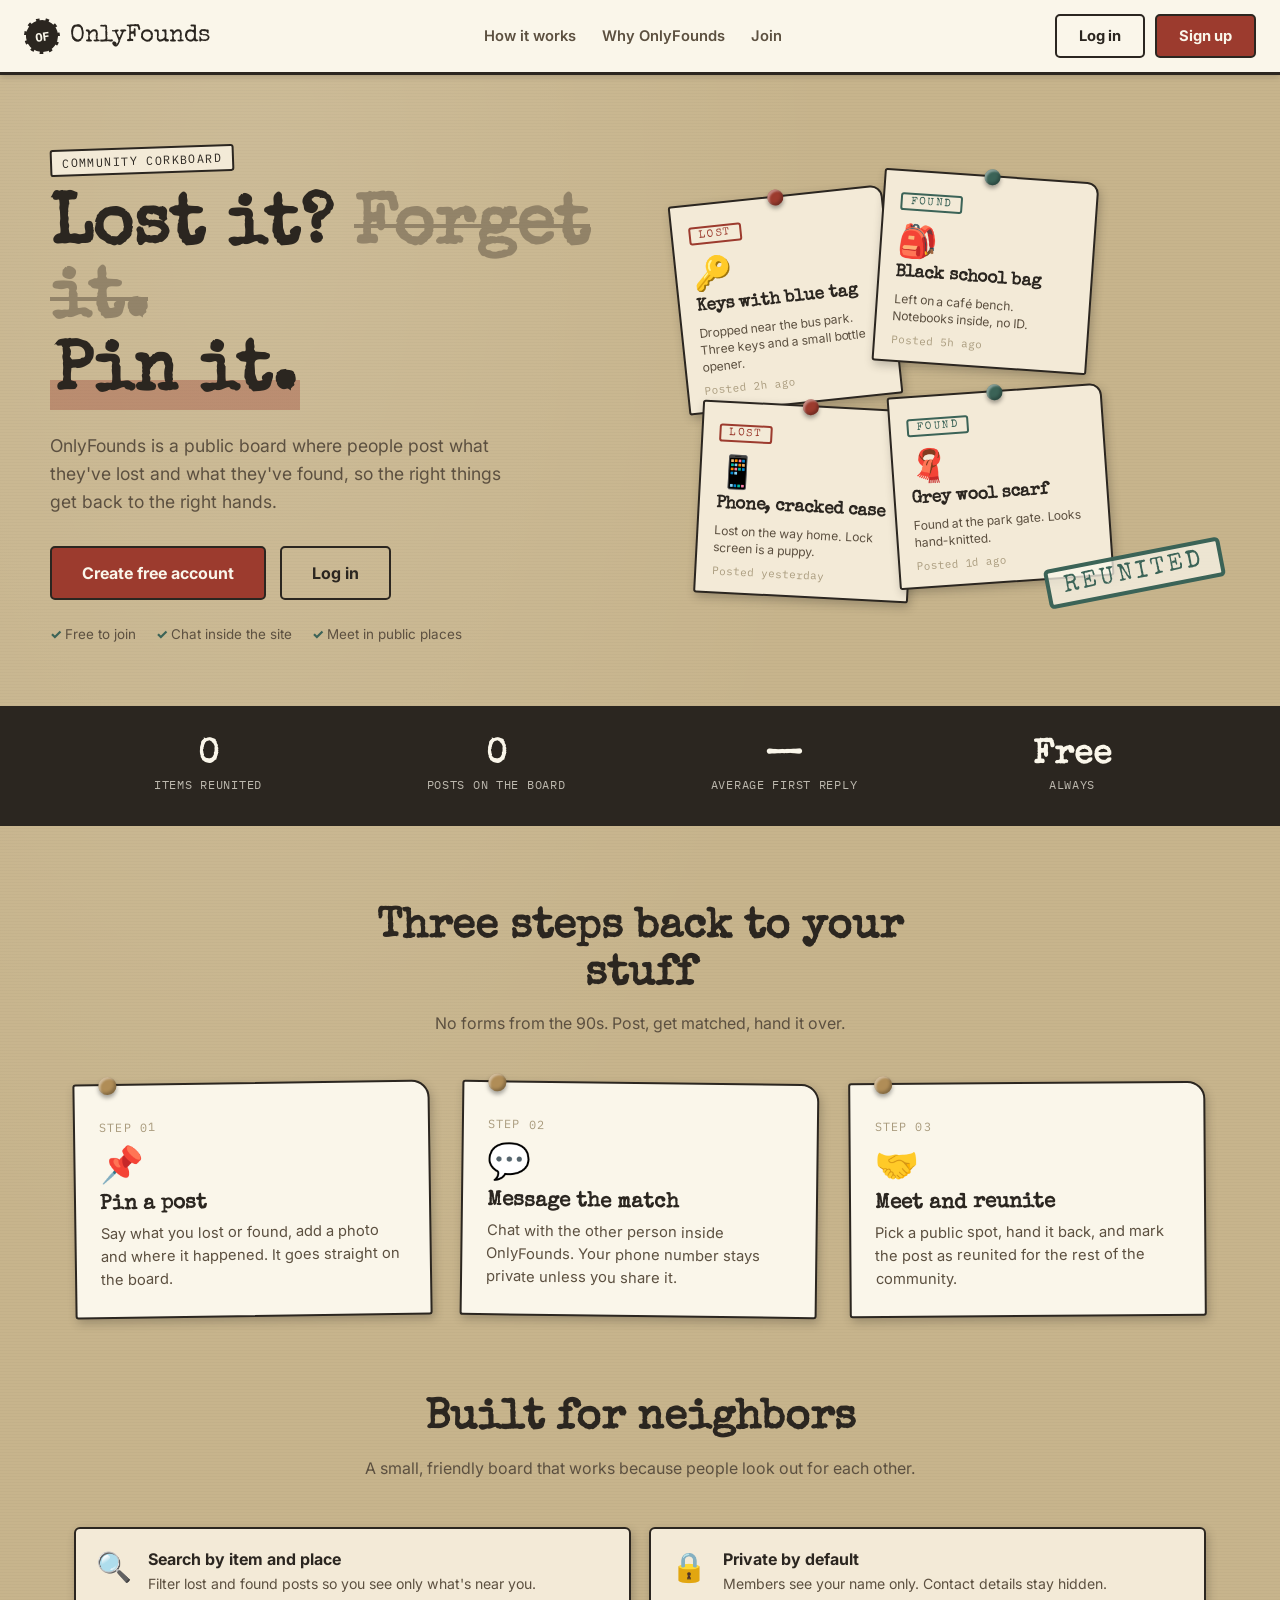
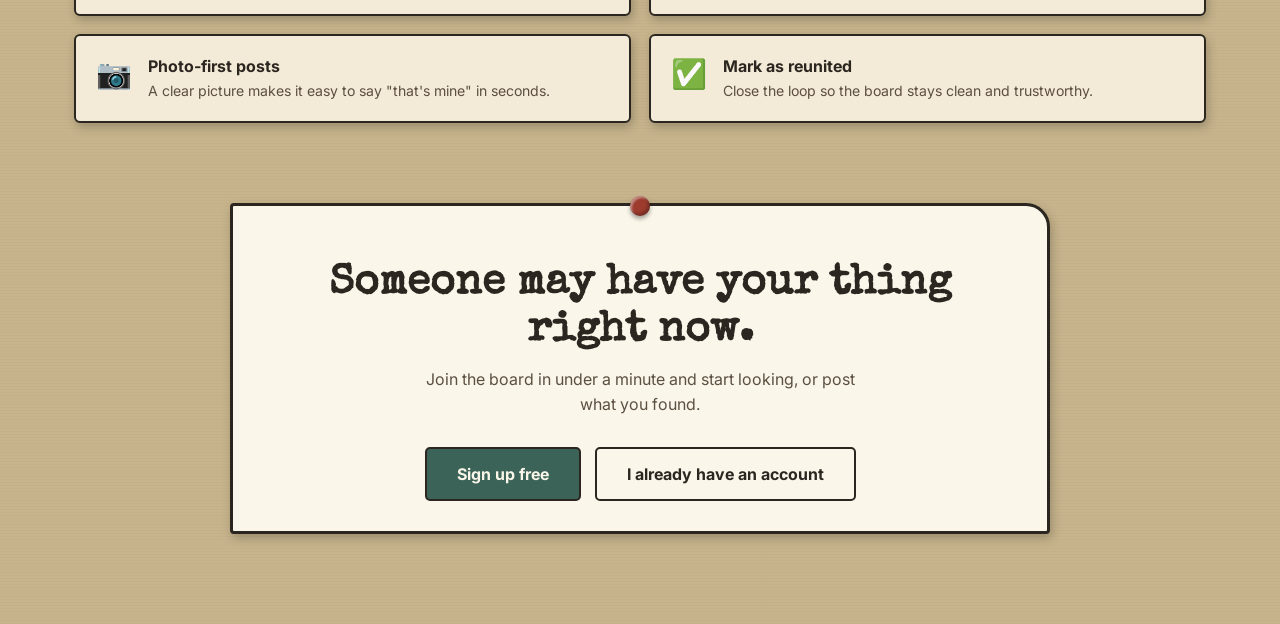
<file: Views/index.html>
<!DOCTYPE html>
<html lang="en">
<head>
<meta charset="UTF-8">
<meta name="viewport" content="width=device-width, initial-scale=1.0">
<title>OnlyFounds — The community corkboard for lost &amp; found things</title>
<meta name="description" content="Pin what you lost. Claim what you found. OnlyFounds is a community corkboard that reunites people with their things.">
<link rel="preconnect" href="https://fonts.googleapis.com">
<link href="https://fonts.googleapis.com/css2?family=Special+Elite&family=IBM+Plex+Mono:wght@500;600&family=Inter:wght@400;500;600;700;800&display=swap" rel="stylesheet">
<style>
  :root{
    --board:#c7b48c; --ink:#2b2620; --ink-soft:#5c5040;
    --card:#f3ead7; --card-edge:#e1d3ac; --paper-white:#faf6ea;
    --lost:#9c3b2e; --lost-bg:#f0dad2; --found:#3b6357; --found-bg:#d9e5de;
    --shadow:2px 4px 10px rgba(43,38,32,0.28);
    --font-display:'Special Elite','Courier New',monospace;
    --font-body:'Inter',sans-serif;
    --font-mono:'IBM Plex Mono',monospace;
  }
  *{box-sizing:border-box;margin:0;padding:0}
  html{scroll-behavior:smooth}
  body{
    font-family:var(--font-body); color:var(--ink);
    background:
      radial-gradient(ellipse at 20% 10%,rgba(255,255,255,0.10),transparent 40%),
      repeating-linear-gradient(0deg,rgba(0,0,0,0.02) 0,rgba(0,0,0,0.02) 1px,transparent 1px,transparent 3px),
      var(--board);
  }
  a{color:inherit}
  button{font-family:inherit;cursor:pointer}
  .wrap{max-width:1180px;margin:0 auto;padding:0 24px}

  /* header */
  header{background:var(--paper-white);border-bottom:3px solid var(--ink);box-shadow:0 2px 6px rgba(0,0,0,.15);position:sticky;top:0;z-index:50}
  .nav{display:flex;align-items:center;justify-content:space-between;gap:16px;padding:14px 24px;max-width:100%;margin:0 auto}
  .logo{display:flex;align-items:center;gap:10px;font-family:var(--font-display);font-size:1.5rem;text-decoration:none;white-space:nowrap}
  .logo-badge{width:36px;height:36px;border-radius:50%;background:var(--ink);color:var(--paper-white);display:flex;align-items:center;justify-content:center;font-family:var(--font-mono);font-size:.75rem;font-weight:700;transform:rotate(-8deg);border:2px dashed var(--paper-white)}
  .nav-links{display:flex;gap:26px;font-weight:600;font-size:.92rem}
  .nav-links a{text-decoration:none;color:var(--ink-soft)}
  .nav-links a:hover{color:var(--ink)}
  .nav-actions{display:flex;gap:10px}
  @media(max-width:760px){.nav-links{display:none}}

  /* buttons */
  .btn{display:inline-block;padding:11px 22px;border-radius:5px;border:2px solid var(--ink);font-weight:700;font-size:.92rem;text-decoration:none;text-align:center;background:transparent;color:var(--ink);transition:transform .12s ease,box-shadow .12s ease,background .15s ease,color .15s ease}
  .btn:hover{background:var(--ink);color:var(--paper-white)}
  .btn.solid{background:var(--lost);color:var(--paper-white)}
  .btn.solid:hover{background:var(--lost);transform:translate(-1px,-1px)}
  .btn.green{background:var(--found);color:var(--paper-white)}
  .btn.green:hover{background:var(--found);transform:translate(-1px,-1px)}
  .btn.big{padding:15px 30px;font-size:1rem}

  /* hero */
  .hero{display:grid;grid-template-columns:1.05fr 1fr;gap:48px;align-items:center;padding:72px 0 64px}
  @media(max-width:900px){.hero{grid-template-columns:1fr;padding-top:44px;text-align:center}.hero p.lead{margin-left:auto;margin-right:auto}.cta-row,.trust{justify-content:center}}
  .eyebrow{display:inline-block;font-family:var(--font-mono);font-size:.74rem;letter-spacing:.12em;text-transform:uppercase;border:2px solid var(--ink);padding:4px 10px;border-radius:3px;transform:rotate(-2deg);background:var(--card);margin-bottom:18px}
  .hero h1{font-family:var(--font-display);font-size:clamp(2.5rem,6vw,4.4rem);line-height:1.04}
  .hero h1 .strike{text-decoration:line-through;text-decoration-thickness:4px;color:var(--ink-soft);opacity:.5}
  .hero h1 .mark{background:linear-gradient(transparent 58%,rgba(156,59,46,.35) 58%);padding:0 4px}
  .hero p.lead{margin-top:20px;font-size:1.1rem;line-height:1.6;color:var(--ink-soft);max-width:480px}
  .cta-row{display:flex;gap:14px;margin-top:30px;flex-wrap:wrap}
  .trust{display:flex;gap:20px;margin-top:26px;font-size:.84rem;color:var(--ink-soft);flex-wrap:wrap}
  .trust span::before{content:"✓ ";color:var(--found);font-weight:800}

  /* corkboard mock */
  .board{position:relative;height:440px}
  @media(max-width:900px){.board{max-width:460px;margin:0 auto;width:100%}}
  .note{position:absolute;background:var(--card);border:2px solid var(--ink);border-radius:3px 12px 3px 3px;box-shadow:var(--shadow);padding:16px 16px 14px;width:215px;transform:rotate(var(--r));left:var(--x);top:var(--y);transition:transform .25s ease}
  .note:hover{transform:rotate(0) scale(1.04);z-index:5}
  .note .pin{position:absolute;top:-8px;left:50%;margin-left:-8px;width:16px;height:16px;border-radius:50%;background:var(--lost);box-shadow:0 3px 4px rgba(0,0,0,.35),inset -2px -2px 3px rgba(0,0,0,.25),inset 2px 2px 2px rgba(255,255,255,.4)}
  .note.f .pin{background:var(--found)}
  .tag{display:inline-block;font-family:var(--font-display);font-size:.66rem;letter-spacing:.14em;padding:2px 8px;border:2px solid;border-radius:3px;text-transform:uppercase;color:var(--lost);border-color:var(--lost)}
  .note.f .tag{color:var(--found);border-color:var(--found)}
  .note .ico{font-size:2rem;display:block;margin:10px 0 4px}
  .note h4{font-family:var(--font-display);font-size:1.08rem;line-height:1.2}
  .note small{display:block;margin-top:6px;color:var(--ink-soft);font-size:.76rem;line-height:1.4}
  .note .meta{font-family:var(--font-mono);font-size:.68rem;color:#a89a7c;margin-top:8px}
  .stamp-big{position:absolute;right:6px;bottom:22px;font-family:var(--font-display);font-size:1.5rem;letter-spacing:.14em;color:var(--found);border:4px solid var(--found);padding:4px 14px;border-radius:5px;transform:rotate(-11deg);background:rgba(250,246,234,.75);z-index:6}

  /* stats */
  .stats{background:var(--ink);color:var(--paper-white);border-top:3px solid var(--ink);border-bottom:3px solid var(--ink)}
  .stats .wrap{display:grid;grid-template-columns:repeat(4,1fr);gap:20px;padding:30px 24px;text-align:center}
  @media(max-width:700px){.stats .wrap{grid-template-columns:repeat(2,1fr)}}
  .stats strong{display:block;font-family:var(--font-display);font-size:2.1rem}
  .stats span{font-family:var(--font-mono);font-size:.74rem;letter-spacing:.06em;opacity:.7}

  /* sections */
  section.block{padding:80px 0}
  .sec-head{text-align:center;max-width:560px;margin:0 auto 46px}
  .sec-head h2{font-family:var(--font-display);font-size:clamp(1.8rem,4vw,2.6rem);line-height:1.12}
  .sec-head p{margin-top:12px;color:var(--ink-soft);line-height:1.55}

  .steps{display:grid;grid-template-columns:repeat(3,1fr);gap:30px}
  @media(max-width:820px){.steps{grid-template-columns:1fr;max-width:420px;margin:0 auto}}
  .step{background:var(--paper-white);border:2px solid var(--ink);border-radius:3px 18px 3px 3px;box-shadow:var(--shadow);padding:34px 24px 26px;position:relative;transform:rotate(var(--r,0deg))}
  .step:nth-child(1){--r:-.8deg}.step:nth-child(2){--r:.7deg}.step:nth-child(3){--r:-.4deg}
  .step .pin{position:absolute;top:-9px;left:24px;width:18px;height:18px;border-radius:50%;background:#b08d57;box-shadow:0 3px 4px rgba(0,0,0,.35),inset -2px -2px 3px rgba(0,0,0,.25),inset 2px 2px 2px rgba(255,255,255,.4)}
  .step .num{font-family:var(--font-mono);font-size:.74rem;color:#a89a7c;letter-spacing:.1em}
  .step .ico{font-size:2.2rem;margin:8px 0}
  .step h3{font-family:var(--font-display);font-size:1.3rem;margin-bottom:8px}
  .step p{color:var(--ink-soft);font-size:.92rem;line-height:1.55}

  .features{display:grid;grid-template-columns:repeat(2,1fr);gap:18px}
  @media(max-width:700px){.features{grid-template-columns:1fr}}
  .feat{display:flex;gap:16px;background:var(--card);border:2px solid var(--ink);border-radius:6px;padding:20px;box-shadow:var(--shadow)}
  .feat .ico{font-size:1.8rem;flex-shrink:0}
  .feat h3{font-size:1rem;margin-bottom:4px}
  .feat p{font-size:.88rem;color:var(--ink-soft);line-height:1.5}

  /* cta */
  .cta{background:var(--paper-white);border:3px solid var(--ink);border-radius:4px 24px 4px 4px;box-shadow:var(--shadow);padding:56px 32px 0;text-align:center;position:relative;max-width:820px;margin:0 auto 90px}
  .cta .pin{position:absolute;top:-10px;left:50%;margin-left:-10px;width:20px;height:20px;border-radius:50%;background:var(--lost);box-shadow:0 3px 4px rgba(0,0,0,.35),inset -2px -2px 3px rgba(0,0,0,.25),inset 2px 2px 2px rgba(255,255,255,.4)}
  .cta h2{font-family:var(--font-display);font-size:clamp(1.8rem,4vw,2.6rem);line-height:1.12}
  .cta p{color:var(--ink-soft);margin:12px auto 28px;max-width:440px;line-height:1.55}
  .cta .cta-row{justify-content:center; margin-bottom: 30px;}
  .cta .perf{border-top:2px dashed var(--card-edge);margin:40px -32px 0;padding:16px 32px;font-size:.86rem;color:var(--ink-soft)}
  .cta .perf a{font-weight:700;text-underline-offset:3px}

  :focus-visible{outline:3px solid var(--found);outline-offset:2px}
  @media(prefers-reduced-motion:reduce){*{transition:none!important;scroll-behavior:auto!important}}
  /* LOGIN MODAL */


/* ==============================
   LOGIN POPUP OVERLAY
============================== */

.login-overlay {
    position: fixed;
    inset: 0;
    background: rgba(43, 38, 32, 0.65);

    display: none;
    justify-content: center;
    align-items: center;

    padding: 20px;
    z-index: 1000;

    backdrop-filter: blur(3px);
}

.login-overlay.active {
    display: flex;
}

/* ==============================
   POPUP CONTAINER
============================== */

.login-popup {
    position: relative;
    width: 100%;
    max-width: 440px;

    animation: loginPopup .25s ease;
}

/* ==============================
   AUTH CARD
============================== */

.login-popup .auth-card {
    width: 100%;
    box-sizing: border-box;

    background: var(--paper-white);
    border: 2px solid var(--ink);
    border-radius: 15px 18px 15px 3px;
    padding: 38px 32px 0;
    position: relative;
    transform: rotate(0.6deg);
    max-height: 90vh;
    overflow-y: auto;
}

/* PIN */

.login-popup .pin {
    width: 18px;
    height: 18px;
    border-radius: 50%;

    position: absolute;
    top: -9px;
    left: 28px;

    background: var(--lost);

    box-shadow:
        0 3px 4px rgba(0,0,0,0.35),
        inset -2px -2px 3px rgba(0,0,0,0.25),
        inset 2px 2px 2px rgba(255,255,255,0.4);
}

/* MEMBERS STAMP */

.login-popup .stamp {
    position: absolute;
    top: 18px;
    right: 16px;

    font-family: var(--font-display);
    font-size: 0.7rem;
    letter-spacing: 0.14em;

    padding: 3px 9px;

    border: 2px solid var(--lost);
    color: var(--lost);
    border-radius: 3px;

    transform: rotate(8deg);
    text-transform: uppercase;
    opacity: 0.9;
}

/* HEADING */

.login-popup .auth-card h2 {
    font-family: var(--font-display);
    font-size: 1.7rem;
    margin-bottom: 6px;
}

.login-popup .auth-card .sub {
    color: var(--ink-soft);
    font-size: 0.9rem;
    margin-bottom: 24px;
}

/* ==============================
   INPUT FIELDS
============================== */

.login-popup .field {
    margin-bottom: 16px;
}

.login-popup .field label {
    display: block;

    font-size: 0.78rem;
    font-weight: 700;

    text-transform: uppercase;
    letter-spacing: 0.05em;

    color: var(--ink-soft);
    margin-bottom: 6px;
}

.login-popup .field input[type="email"],
.login-popup .field input[type="password"],
.login-popup .field input[type="text"] {
    width: 100%;
    box-sizing: border-box;

    padding: 11px 12px;

    border: 1.5px solid var(--card-edge);
    border-radius: 4px;

    font-family: var(--font-body);
    font-size: 0.92rem;

    background: var(--card);
    color: var(--ink);

    transition: border-color .15s ease,
                box-shadow .15s ease;
}

.login-popup .field input:focus {
    outline: none;
    border-color: var(--ink);
    box-shadow: 2px 2px 0 var(--ink);
}

/* INVALID FIELD */

.login-popup .field.invalid input {
    border-color: var(--lost);
    background: var(--lost-bg);
}

.login-popup .field-error {
    display: none;

    color: var(--lost);
    font-size: 0.76rem;
    font-weight: 600;

    margin-top: 5px;
}

.login-popup .field.invalid .field-error {
    display: block;
}

/* ==============================
   PASSWORD TOGGLE
============================== */

.login-popup .pw-wrap {
    position: relative;
}

.login-popup .pw-wrap input {
    padding-right: 64px !important;
}

.login-popup .pw-toggle {
    position: absolute;

    right: 6px;
    top: 50%;
    transform: translateY(-50%);

    background: transparent;
    border: none;

    padding: 6px 8px;

    font-family: var(--font-mono);
    font-size: 0.72rem;
    font-weight: 600;

    color: var(--ink-soft);
}

.login-popup .pw-toggle:hover {
    color: var(--ink);
}

/* ==============================
   REMEMBER ME
============================== */

.login-popup .row-between {
    display: flex;
    justify-content: space-between;
    align-items: center;

    margin: 2px 0 20px;
    gap: 10px;
    flex-wrap: wrap;
}

.login-popup .check {
    display: flex;
    align-items: center;
    gap: 8px;

    font-size: 0.84rem;
    color: var(--ink-soft);

    cursor: pointer;
}

.login-popup .check input {
    width: 16px;
    height: 16px;
    accent-color: var(--ink);
}

/* LINKS */

.login-popup .link {
    font-size: 0.84rem;
    font-weight: 600;

    color: var(--lost);
    text-decoration: underline;
    text-underline-offset: 3px;
}

/* ==============================
   ALERT MESSAGE
============================== */

.login-popup .alert {
    display: none;

    background: var(--lost-bg);
    border: 1.5px solid var(--lost);
    color: var(--lost);

    border-radius: 4px;
    padding: 10px 12px;

    font-size: 0.84rem;
    font-weight: 600;

    margin-bottom: 16px;
}

.login-popup .alert.show {
    display: block;
}

/* ==============================
   LOGIN BUTTON
============================== */

.login-popup .submit-btn {
    width: 100%;

    padding: 13px 26px;

    border-radius: 5px;
    border: 2px solid var(--ink);

    background: var(--lost);
    color: var(--paper-white);

    font-weight: 700;
    font-size: 0.95rem;

    box-shadow: 2px 2px 0 var(--ink);

    transition: transform .12s ease,
                box-shadow .12s ease;
}

.login-popup .submit-btn:hover {
    transform: translate(-1px, -1px);
    box-shadow: 3px 3px 0 var(--ink);
}

.login-popup .submit-btn:active {
    transform: translate(1px, 1px);
    box-shadow: 1px 1px 0 var(--ink);
}

.login-popup .submit-btn:disabled {
    opacity: 0.7;
    cursor: wait;
}

/* ==============================
   PERFORATED FOOTER
============================== */

.login-popup .perforation {
    border-top: 2px dashed var(--card-edge);

    margin: 28px -32px 0;
    padding: 16px 32px 18px;

    display: flex;
    justify-content: space-between;
    align-items: center;

    gap: 10px;
    flex-wrap: wrap;

    font-size: 0.88rem;
    color: var(--ink-soft);
}

.login-popup .perforation a {
    font-weight: 700;
    color: var(--ink);
    text-underline-offset: 3px;
}

/* ==============================
   CLOSE BUTTON
============================== */

.modal-close {
    position: absolute;
    top: -14px;
    right: -12px;

    width: 35px;
    height: 35px;

    border: 2px solid var(--ink);
    border-radius: 50%;

    background: var(--lost);
    color: white;

    font-size: 24px;
    font-weight: bold;

    z-index: 10;
    cursor: pointer;

    transition: transform .15s ease;
}

.modal-close:hover {
    transform: rotate(90deg);
}

/* ==============================
   POPUP ANIMATION
============================== */

@keyframes loginPopup {
    from {
        opacity: 0;
        transform: translateY(20px) scale(0.96);
    }

    to {
        opacity: 1;
        transform: translateY(0) scale(1);
    }
}

/* ==============================
   RESPONSIVE DESIGN
============================== */

@media (max-width: 480px) {

    .login-overlay {
        padding: 18px;
    }

    .login-popup {
        max-width: 100%;
    }

    .login-popup .auth-card {
        padding: 32px 20px 0;
    }

    .login-popup .perforation {
        margin-left: -20px;
        margin-right: -20px;

        padding: 16px 20px;
    }

}

/* REDUCED MOTION */

@media (prefers-reduced-motion: reduce) {
    .login-popup,
    .login-popup * {
        animation: none !important;
        transition: none !important;
    }
}

/* REGISTER POPUP ADJUSTMENTS */

#registerModal .auth-card {
    max-height: 90vh;
    overflow-y: auto;
    padding-top: 38px;
}

#registerModal .auth-card .sub {
    margin-bottom: 20px;
}

#registerModal .field {
    margin-bottom: 13px;
}

#registerModal .perforation {
    margin-top: 22px;
}

/* MOBILE */
@media (max-width: 480px) {

    #registerModal .auth-card {
        padding: 32px 20px 0;
    }

    #registerModal .perforation {
        margin-left: -20px;
        margin-right: -20px;
        padding: 16px 20px;
    }

}
/* validation css */
/* Hide field errors by default */
.field-error {
    display: none;
    color: #9c3b2e;
    font-size: 12px;
    margin-top: 5px;
}

/* Show error when field is invalid */
.field.invalid .field-error {
    display: block;
}

.field.invalid input {
    border-color: #9c3b2e;
    background-color: #fff4f1;
}

/* General form alert */
.alert {
    display: none;
    background: #f0dad2;
    color: #9c3b2e;
    padding: 10px 12px;
    border-radius: 5px;
    margin-bottom: 15px;
    font-size: 13px;
}

.alert.show {
    display: block;
}
</style>
</head>
<body>

<header>
  <div class="nav">
    <a class="logo" href="index.html"><span class="logo-badge">OF</span> OnlyFounds</a>
    <nav class="nav-links" aria-label="Sections">
      <a href="#how">How it works</a>
      <a href="#why">Why OnlyFounds</a>
      <a href="#join">Join</a>
    </nav>
    <div class="nav-actions" id="navActions">
      <a class="btn login-trigger" href="#">Log in</a>
      <a class="btn solid register-trigger" href="#">Sign up</a>
    </div>
  </div>
</header>

<main>
  <div class="wrap hero">
    <div>
      <span class="eyebrow">Community corkboard</span>
      <h1>Lost it? <span class="strike">Forget it.</span><br><span class="mark">Pin it.</span></h1>
      <p class="lead">OnlyFounds is a public board where people post what they've lost and what they've found, so the right things get back to the right hands.</p>
      <div class="cta-row" id="heroCta">
        <a class="btn solid big register-trigger" href="#">Create free account</a>
        <a class="btn big login-trigger" href="#">Log in</a>
      </div>
      <div class="trust"><span>Free to join</span><span>Chat inside the site</span><span>Meet in public places</span></div>
    </div>

    <div class="board" aria-hidden="true">
      <div class="note" style="--r:-6deg;--x:0;--y:20px"><div class="pin"></div><span class="tag">Lost</span><span class="ico">🔑</span><h4>Keys with blue tag</h4><small>Dropped near the bus park. Three keys and a small bottle opener.</small><div class="meta">Posted 2h ago</div></div>
      <div class="note f" style="--r:4deg;--x:200px;--y:0"><div class="pin"></div><span class="tag">Found</span><span class="ico">🎒</span><h4>Black school bag</h4><small>Left on a café bench. Notebooks inside, no ID.</small><div class="meta">Posted 5h ago</div></div>
      <div class="note" style="--r:3deg;--x:20px;--y:230px"><div class="pin"></div><span class="tag">Lost</span><span class="ico">📱</span><h4>Phone, cracked case</h4><small>Lost on the way home. Lock screen is a puppy.</small><div class="meta">Posted yesterday</div></div>
      <div class="note f" style="--r:-4deg;--x:215px;--y:215px"><div class="pin"></div><span class="tag">Found</span><span class="ico">🧣</span><h4>Grey wool scarf</h4><small>Found at the park gate. Looks hand-knitted.</small><div class="meta">Posted 1d ago</div></div>
      <div class="stamp-big">REUNITED</div>
    </div>
  </div>

  <div class="stats">
    <div class="wrap">

        <div>
            <strong id="reunitedCount">0</strong>
            <span>ITEMS REUNITED</span>
        </div>

        <div>
            <strong id="totalPostCount">0</strong>
            <span>POSTS ON THE BOARD</span>
        </div>

        <div>
            <strong id="averageReplyTime">—</strong>
            <span>AVERAGE FIRST REPLY</span>
        </div>

        <div>
            <strong>Free</strong>
            <span>ALWAYS</span>
        </div>

    </div>
    </div>

  <section class="block" id="how">
    <div class="wrap">
      <div class="sec-head"><h2>Three steps back to your stuff</h2><p>No forms from the 90s. Post, get matched, hand it over.</p></div>
      <div class="steps">
        <div class="step"><div class="pin"></div><div class="num">STEP 01</div><div class="ico">📌</div><h3>Pin a post</h3><p>Say what you lost or found, add a photo and where it happened. It goes straight on the board.</p></div>
        <div class="step"><div class="pin"></div><div class="num">STEP 02</div><div class="ico">💬</div><h3>Message the match</h3><p>Chat with the other person inside OnlyFounds. Your phone number stays private unless you share it.</p></div>
        <div class="step"><div class="pin"></div><div class="num">STEP 03</div><div class="ico">🤝</div><h3>Meet and reunite</h3><p>Pick a public spot, hand it back, and mark the post as reunited for the rest of the community.</p></div>
      </div>
    </div>
  </section>

  <section class="block" id="why" style="padding-top:0">
    <div class="wrap">
      <div class="sec-head"><h2>Built for neighbors</h2><p>A small, friendly board that works because people look out for each other.</p></div>
      <div class="features">
        <div class="feat"><span class="ico">🔍</span><div><h3>Search by item and place</h3><p>Filter lost and found posts so you see only what's near you.</p></div></div>
        <div class="feat"><span class="ico">🔒</span><div><h3>Private by default</h3><p>Members see your name only. Contact details stay hidden.</p></div></div>
        <div class="feat"><span class="ico">📷</span><div><h3>Photo-first posts</h3><p>A clear picture makes it easy to say "that's mine" in seconds.</p></div></div>
        <div class="feat"><span class="ico">✅</span><div><h3>Mark as reunited</h3><p>Close the loop so the board stays clean and trustworthy.</p></div></div>
      </div>
    </div>
  </section>

  <section id="join">
    <div class="wrap">
      <div class="cta">
        <div class="pin"></div>
        <h2>Someone may have your thing right now.</h2>
        <p>Join the board in under a minute and start looking, or post what you found.</p>
        <div class="cta-row" id="ctaRow">
          <a class="btn green big register-trigger" href="#">Sign up free</a>
          <a class="btn big login-trigger" href="#">I already have an account</a>
        </div>
      </div>
    </div>
  </section>
</main>
<!-- LOGIN MODAL -->
<div class="login-overlay" id="loginModal">

    <div class="login-popup">

        <button class="modal-close" id="closeLogin"
                type="button" aria-label="Close">
            &times;
        </button>

        <section class="auth-card">
            <div class="stamp">Members</div>

            <h2>Login</h2>

            <p class="sub">
                Welcome back, Enter your detail and continue
            </p>

            <div class="alert" id="formAlert" role="alert"></div>

            <form id="loginForm" novalidate>

                <div class="field" id="f-email">
                    <label for="email">Email</label>

                    <input type="email"
                           id="email"
                           autocomplete="email"
                           placeholder="you@example.com">

                    <div class="field-error">
                        Enter a valid email address
                    </div>
                </div>

                <div class="field" id="f-password">

                    <label for="password">Password</label>

                    <div class="pw-wrap">

                        <input type="password"
                               id="password"
                               autocomplete="current-password"
                               placeholder="Your password">

                        <button type="button"
                                class="pw-toggle"
                                id="pwToggle">
                            Show
                        </button>

                    </div>

                    <div class="field-error">
                        Enter your password.
                    </div>

                </div>

                <div class="row-between">

                    <label class="check">
                        <input type="checkbox" id="remember">
                        Keep me logged in
                    </label>

                    <a class="link" href="forgot.html"></a>

                </div>

                <button class="submit-btn"
                        type="submit"
                        id="submitBtn">
                    Log in
                </button>

            </form>

            <div class="perforation">

                <span>
                    New Here?
                    <a class="register-trigger" href="#">Create an account</a>
                </span>

            </div>

        </section>

    </div>

</div>

<!-- REGISTER MODAL -->
<div class="login-overlay" id="registerModal">

    <div class="login-popup">

        <button class="modal-close"
                id="closeRegister"
                type="button"
                aria-label="Close">
            &times;
        </button>

        <section class="auth-card">
            <div class="stamp">New Member</div>

            <h2>Create Account</h2>

            <p class="sub">
                Join OnlyFounds and help reunite lost things.
            </p>

            <div class="alert" id="registerAlert" role="alert"></div>

            <form id="registerForm" novalidate>

                <!-- FULL NAME -->
                <div class="field" id="r-name">

                    <label for="regName">Full Name</label>

                    <input type="text"
                           id="regName"
                           autocomplete="name"
                           placeholder="Your full name">

                    <div class="field-error">
                        Enter your full name.
                    </div>

                </div>

                <!-- EMAIL -->
                <div class="field" id="r-email">

                    <label for="regEmail">Email</label>

                    <input type="email"
                           id="regEmail"
                           autocomplete="email"
                           placeholder="you@example.com">

                    <div class="field-error">
                        Enter a valid email address.
                    </div>

                </div>

                <!-- PASSWORD -->
                <div class="field" id="r-password">

                    <label for="regPassword">Password</label>

                    <div class="pw-wrap">

                        <input type="password"
                               id="regPassword"
                               autocomplete="new-password"
                               placeholder="Create a password">

                        <button type="button"
                                class="pw-toggle"
                                id="regPwToggle">
                            Show
                        </button>

                    </div>

                    <div class="field-error">
                        Password must be at least 8 characters.
                    </div>

                </div>

                <!-- CONFIRM PASSWORD -->
                <div class="field" id="r-confirm">

                    <label for="regConfirm">Confirm Password</label>

                    <div class="pw-wrap">

                        <input type="password"
                               id="regConfirm"
                               autocomplete="new-password"
                               placeholder="Confirm your password">

                        <button type="button"
                                class="pw-toggle"
                                id="regConfirmToggle">
                            Show
                        </button>

                    </div>

                    <div class="field-error">
                        Passwords do not match.
                    </div>

                </div>

                <!-- SUBMIT -->
                <button class="submit-btn"
                        type="submit"
                        id="registerBtn">
                    Create Account
                </button>

            </form>

            <!-- FOOTER -->
            <div class="perforation">

                <span>
                    Already a member?
                    <a href="#" class="switch-to-login login-trigger">
                        Log in
                    </a>
                </span>

            </div>

        </section>

    </div>

</div>

<script>
const API_BASE_URL = "http://127.0.0.1:8000";


// =========================================================
// LANDING PAGE STATISTICS
// GET /posts/stats
// =========================================================

async function loadLandingStatistics() {
    const reunitedElement =
        document.getElementById("reunitedCount");

    const totalPostsElement =
        document.getElementById("totalPostCount");

    const averageReplyElement =
        document.getElementById("averageReplyTime");

    try {
        const response = await fetch(
            `${API_BASE_URL}/posts/stats`
        );

        const responseData = await response.json();

        if (!response.ok) {
            throw new Error(
                responseData.detail ||
                "Could not retrieve statistics"
            );
        }

        const statistics = responseData.statistics;

        animateCount(
            reunitedElement,
            statistics.reunited_items
        );

        animateCount(
            totalPostsElement,
            statistics.total_posts
        );

        if (
            statistics.average_first_reply_hours === null
        ) {
            averageReplyElement.textContent = "—";
        } else {
            averageReplyElement.textContent =
                formatReplyTime(
                    statistics.average_first_reply_hours
                );
        }

    } catch (error) {
        console.error(
            "Statistics loading error:",
            error
        );

        if (reunitedElement) {
            reunitedElement.textContent = "0";
        }

        if (totalPostsElement) {
            totalPostsElement.textContent = "0";
        }

        if (averageReplyElement) {
            averageReplyElement.textContent = "—";
        }
    }
}


function formatReplyTime(hours) {
    const numericHours = Number(hours);

    if (!Number.isFinite(numericHours)) {
        return "—";
    }

    if (numericHours < 1) {
        const minutes = Math.max(
            1,
            Math.round(numericHours * 60)
        );

        return `${minutes}m`;
    }

    if (numericHours < 24) {
        return `${Math.round(numericHours)}h`;
    }

    const days = numericHours / 24;

    if (days < 10) {
        return `${days.toFixed(1)}d`;
    }

    return `${Math.round(days)}d`;
}


function animateCount(element, finalNumber) {
    if (!element) {
        return;
    }

    const target = Number(finalNumber);

    if (!Number.isFinite(target) || target < 0) {
        element.textContent = "0";
        return;
    }

    if (
        window.matchMedia(
            "(prefers-reduced-motion: reduce)"
        ).matches
    ) {
        element.textContent =
            target.toLocaleString();
        return;
    }

    const duration = 700;
    const startingTime = performance.now();

    function updateNumber(currentTime) {
        const progress = Math.min(
            (currentTime - startingTime) / duration,
            1
        );

        const easedProgress =
            1 - Math.pow(1 - progress, 3);

        const displayedNumber = Math.floor(
            target * easedProgress
        );

        element.textContent =
            displayedNumber.toLocaleString();

        if (progress < 1) {
            requestAnimationFrame(updateNumber);
        } else {
            element.textContent =
                target.toLocaleString();
        }
    }

    requestAnimationFrame(updateNumber);
}


loadLandingStatistics();


// =========================================================
// SESSION HELPERS
// =========================================================

function getStoredSession() {
    try {
        const sessionValue =
            sessionStorage.getItem("of_session") ||
            localStorage.getItem("of_session");

        return sessionValue
            ? JSON.parse(sessionValue)
            : null;

    } catch (error) {
        sessionStorage.removeItem("of_session");
        localStorage.removeItem("of_session");

        return null;
    }
}


function saveSession(user, rememberUser) {
    sessionStorage.removeItem("of_session");
    localStorage.removeItem("of_session");

    const sessionData = JSON.stringify(user);

    if (rememberUser) {
        localStorage.setItem(
            "of_session",
            sessionData
        );
    } else {
        sessionStorage.setItem(
            "of_session",
            sessionData
        );
    }
}


// =========================================================
// DISPLAY LOGGED-IN NAVIGATION
// =========================================================

(function updateLandingPageForLoggedInUser() {
    const session = getStoredSession();

    if (!session) {
        return;
    }

    const navActions = document.getElementById("navActions");
    const heroCta = document.getElementById("heroCta");
    const ctaRow = document.getElementById("ctaRow");

    if (navActions) {
        navActions.innerHTML = `
            <span
                style="
                    display:flex;
                    align-items:center;
                    font-weight:700;
                "
            >
                ${escapeHtml(session.name || "User")}
            </span>

            <a
                class="btn solid"
                href="Homepage.html"
            >
                Open board
            </a>

            <button
                class="btn"
                id="landingLogoutButton"
                type="button"
            >
                Logout
            </button>
        `;
    }

    if (heroCta) {
        heroCta.innerHTML = `
            <a
                class="btn solid big"
                href="Homepage.html"
            >
                Open the board
            </a>
        `;
    }

    if (ctaRow) {
        ctaRow.innerHTML = `
            <a
                class="btn green big"
                href="Homepage.html"
            >
                Open the board
            </a>
        `;
    }

    const logoutButton = document.getElementById(
        "landingLogoutButton"
    );

    if (logoutButton) {
        logoutButton.addEventListener("click", function () {
            sessionStorage.removeItem("of_session");
            localStorage.removeItem("of_session");

            window.location.reload();
        });
    }
})();


// =========================================================
// SECURITY HELPER
// =========================================================

function escapeHtml(value) {
    return String(value)
        .replaceAll("&", "&amp;")
        .replaceAll("<", "&lt;")
        .replaceAll(">", "&gt;")
        .replaceAll('"', "&quot;")
        .replaceAll("'", "&#039;");
}


// =========================================================
// MODALS
// =========================================================

const loginModal = document.getElementById("loginModal");
const registerModal = document.getElementById("registerModal");

const closeLogin = document.getElementById("closeLogin");
const closeRegister = document.getElementById(
    "closeRegister"
);


function openModal(modal) {
    if (!modal) {
        return;
    }

    loginModal?.classList.remove("active");
    registerModal?.classList.remove("active");

    modal.classList.add("active");

    document.body.style.overflow = "hidden";
}


function closeModals() {
    loginModal?.classList.remove("active");
    registerModal?.classList.remove("active");

    document.body.style.overflow = "";
}


document.querySelectorAll(".login-trigger").forEach(
    function (button) {
        button.addEventListener("click", function (event) {
            event.preventDefault();
            openModal(loginModal);
        });
    }
);


document.querySelectorAll(".register-trigger").forEach(
    function (button) {
        button.addEventListener("click", function (event) {
            event.preventDefault();
            openModal(registerModal);
        });
    }
);


closeLogin?.addEventListener("click", closeModals);
closeRegister?.addEventListener("click", closeModals);


[loginModal, registerModal].forEach(function (modal) {
    modal?.addEventListener("click", function (event) {
        if (event.target === modal) {
            closeModals();
        }
    });
});


document.addEventListener("keydown", function (event) {
    if (event.key === "Escape") {
        closeModals();
    }
});


document.querySelectorAll(".switch-to-login").forEach(
    function (link) {
        link.addEventListener("click", function (event) {
            event.preventDefault();
            openModal(loginModal);
        });
    }
);


document
    .querySelectorAll("#loginModal .perforation a")
    .forEach(function (link) {
        link.addEventListener(
            "click",
            function (event) {
                event.preventDefault();
                openModal(registerModal);
            }
        );
    });


// =========================================================
// PASSWORD VISIBILITY
// =========================================================

function setupPasswordToggle(inputId, buttonId) {
    const input = document.getElementById(inputId);
    const button = document.getElementById(buttonId);

    if (!input || !button) {
        return;
    }

    button.addEventListener("click", function () {
        const passwordIsHidden =
            input.type === "password";

        input.type = passwordIsHidden
            ? "text"
            : "password";

        button.textContent = passwordIsHidden
            ? "Hide"
            : "Show";

        button.setAttribute(
            "aria-label",
            passwordIsHidden
                ? "Hide password"
                : "Show password"
        );
    });
}


setupPasswordToggle("password", "pwToggle");
setupPasswordToggle("regPassword", "regPwToggle");
setupPasswordToggle(
    "regConfirm",
    "regConfirmToggle"
);


// =========================================================
// FORM HELPERS
// =========================================================

const emailPattern =
    /^[^\s@]+@[^\s@]+\.[^\s@]+$/;


function showAlert(alertBox, message, isSuccess = false) {
    if (!alertBox) {
        return;
    }

    alertBox.textContent = message;
    alertBox.classList.add("show");

    if (isSuccess) {
        alertBox.style.background = "#d9e5de";
        alertBox.style.borderColor = "#3b6357";
        alertBox.style.color = "#3b6357";
    } else {
        alertBox.style.background = "";
        alertBox.style.borderColor = "";
        alertBox.style.color = "";
    }
}


function hideAlert(alertBox) {
    if (!alertBox) {
        return;
    }

    alertBox.textContent = "";
    alertBox.classList.remove("show");

    alertBox.style.background = "";
    alertBox.style.borderColor = "";
    alertBox.style.color = "";
}


function getApiErrorMessage(data, fallbackMessage) {
    if (!data) {
        return fallbackMessage;
    }

    if (typeof data.detail === "string") {
        return data.detail;
    }

    if (Array.isArray(data.detail)) {
        return data.detail
            .map(function (error) {
                return error.msg || "Invalid value";
            })
            .join(". ");
    }

    if (typeof data.message === "string") {
        return data.message;
    }

    return fallbackMessage;
}


function passwordIsStrong(password) {
    return (
        password.length >= 8 &&
        /[A-Z]/.test(password) &&
        /[a-z]/.test(password) &&
        /\d/.test(password)
    );
}


// =========================================================
// LOGIN
// POST /users/login
// =========================================================

const loginForm = document.getElementById("loginForm");


loginForm?.addEventListener(
    "submit",
    async function (event) {
        event.preventDefault();

        const emailInput =
            document.getElementById("email");

        const passwordInput =
            document.getElementById("password");

        const rememberInput =
            document.getElementById("remember");

        const emailField =
            document.getElementById("f-email");

        const passwordField =
            document.getElementById("f-password");

        const alertBox =
            document.getElementById("formAlert");

        const submitButton =
            document.getElementById("submitBtn");

        const email = emailInput.value
            .trim()
            .toLowerCase();

        const password = passwordInput.value;

        let formIsValid = true;

        emailField.classList.remove("invalid");
        passwordField.classList.remove("invalid");

        hideAlert(alertBox);

        if (!emailPattern.test(email)) {
            emailField.classList.add("invalid");
            formIsValid = false;
        }

        if (!password) {
            passwordField.classList.add("invalid");
            formIsValid = false;
        }

        if (!formIsValid) {
            showAlert(
                alertBox,
                "Please correct the highlighted fields."
            );

            return;
        }

        submitButton.disabled = true;
        submitButton.textContent = "Logging in...";

        try {
            const response = await fetch(
                `${API_BASE_URL}/users/login`,
                {
                    method: "POST",

                    headers: {
                        "Content-Type": "application/json",
                    },

                    body: JSON.stringify({
                        email: email,
                        password: password,
                    }),
                }
            );

            let responseData = null;

            try {
                responseData = await response.json();
            } catch (error) {
                responseData = null;
            }

            if (!response.ok) {
                throw new Error(
                    getApiErrorMessage(
                        responseData,
                        "Login failed. Please try again."
                    )
                );
            }

            if (!responseData || !responseData.user) {
                throw new Error(
                    "The backend returned an invalid login response."
                );
            }

            saveSession(
                responseData.user,
                Boolean(rememberInput.checked)
            );

            showAlert(
                alertBox,
                "Login successful. Opening the board...",
                true
            );

            setTimeout(function () {
                window.location.href =
                    "Homepage.html";
            }, 500);

        } catch (error) {
            if (error instanceof TypeError) {
                showAlert(
                    alertBox,
                    "Cannot connect to the backend. Make sure FastAPI is running at http://127.0.0.1:8000."
                );
            } else {
                showAlert(
                    alertBox,
                    error.message
                );
            }

        } finally {
            submitButton.disabled = false;
            submitButton.textContent = "Log in";
        }
    }
);


// =========================================================
// REGISTER
// POST /users/register
// =========================================================

const registerForm =
    document.getElementById("registerForm");


registerForm?.addEventListener(
    "submit",
    async function (event) {
        event.preventDefault();

        const nameInput =
            document.getElementById("regName");

        const emailInput =
            document.getElementById("regEmail");

        const passwordInput =
            document.getElementById("regPassword");

        const confirmPasswordInput =
            document.getElementById("regConfirm");

        const nameField =
            document.getElementById("r-name");

        const emailField =
            document.getElementById("r-email");

        const passwordField =
            document.getElementById("r-password");

        const confirmField =
            document.getElementById("r-confirm");

        const alertBox =
            document.getElementById("registerAlert");

        const registerButton =
            document.getElementById("registerBtn");

        const name = nameInput.value.trim();

        const email = emailInput.value
            .trim()
            .toLowerCase();

        const password = passwordInput.value;
        const confirmPassword =
            confirmPasswordInput.value;

        let formIsValid = true;

        [
            nameField,
            emailField,
            passwordField,
            confirmField,
        ].forEach(function (field) {
            field.classList.remove("invalid");
        });

        hideAlert(alertBox);

        if (name.length < 2) {
            nameField.classList.add("invalid");
            formIsValid = false;
        }

        if (!emailPattern.test(email)) {
            emailField.classList.add("invalid");
            formIsValid = false;
        }

        if (!passwordIsStrong(password)) {
            passwordField.classList.add("invalid");

            const passwordError =
                passwordField.querySelector(
                    ".field-error"
                );

            if (passwordError) {
                passwordError.textContent =
                    "Use at least 8 characters with uppercase, lowercase and a number.";
            }

            formIsValid = false;
        }

        if (
            !confirmPassword ||
            confirmPassword !== password
        ) {
            confirmField.classList.add("invalid");
            formIsValid = false;
        }

        if (!formIsValid) {
            showAlert(
                alertBox,
                "Please correct the highlighted fields."
            );

            return;
        }

        registerButton.disabled = true;
        registerButton.textContent =
            "Creating account...";

        try {
            const response = await fetch(
                `${API_BASE_URL}/users/register`,
                {
                    method: "POST",

                    headers: {
                        "Content-Type": "application/json",
                    },

                    body: JSON.stringify({
                        name: name,
                        email: email,
                        password: password,
                        phone: null,
                    }),
                }
            );

            let responseData = null;

            try {
                responseData = await response.json();
            } catch (error) {
                responseData = null;
            }

            if (!response.ok) {
                throw new Error(
                    getApiErrorMessage(
                        responseData,
                        "Registration failed. Please try again."
                    )
                );
            }

            if (!responseData || !responseData.user) {
                throw new Error(
                    "The backend returned an invalid registration response."
                );
            }

            showAlert(
                alertBox,
                "Account created successfully. You can now log in.",
                true
            );

            registerForm.reset();

            document.getElementById("email").value =
                email;

            setTimeout(function () {
                hideAlert(alertBox);
                openModal(loginModal);
            }, 900);

        } catch (error) {
            if (error instanceof TypeError) {
                showAlert(
                    alertBox,
                    "Cannot connect to the backend. Make sure FastAPI is running at http://127.0.0.1:8000."
                );
            } else {
                showAlert(
                    alertBox,
                    error.message
                );
            }

        } finally {
            registerButton.disabled = false;
            registerButton.textContent =
                "Create Account";
        }
    }
);
</script>
</body>
</html>
</file>
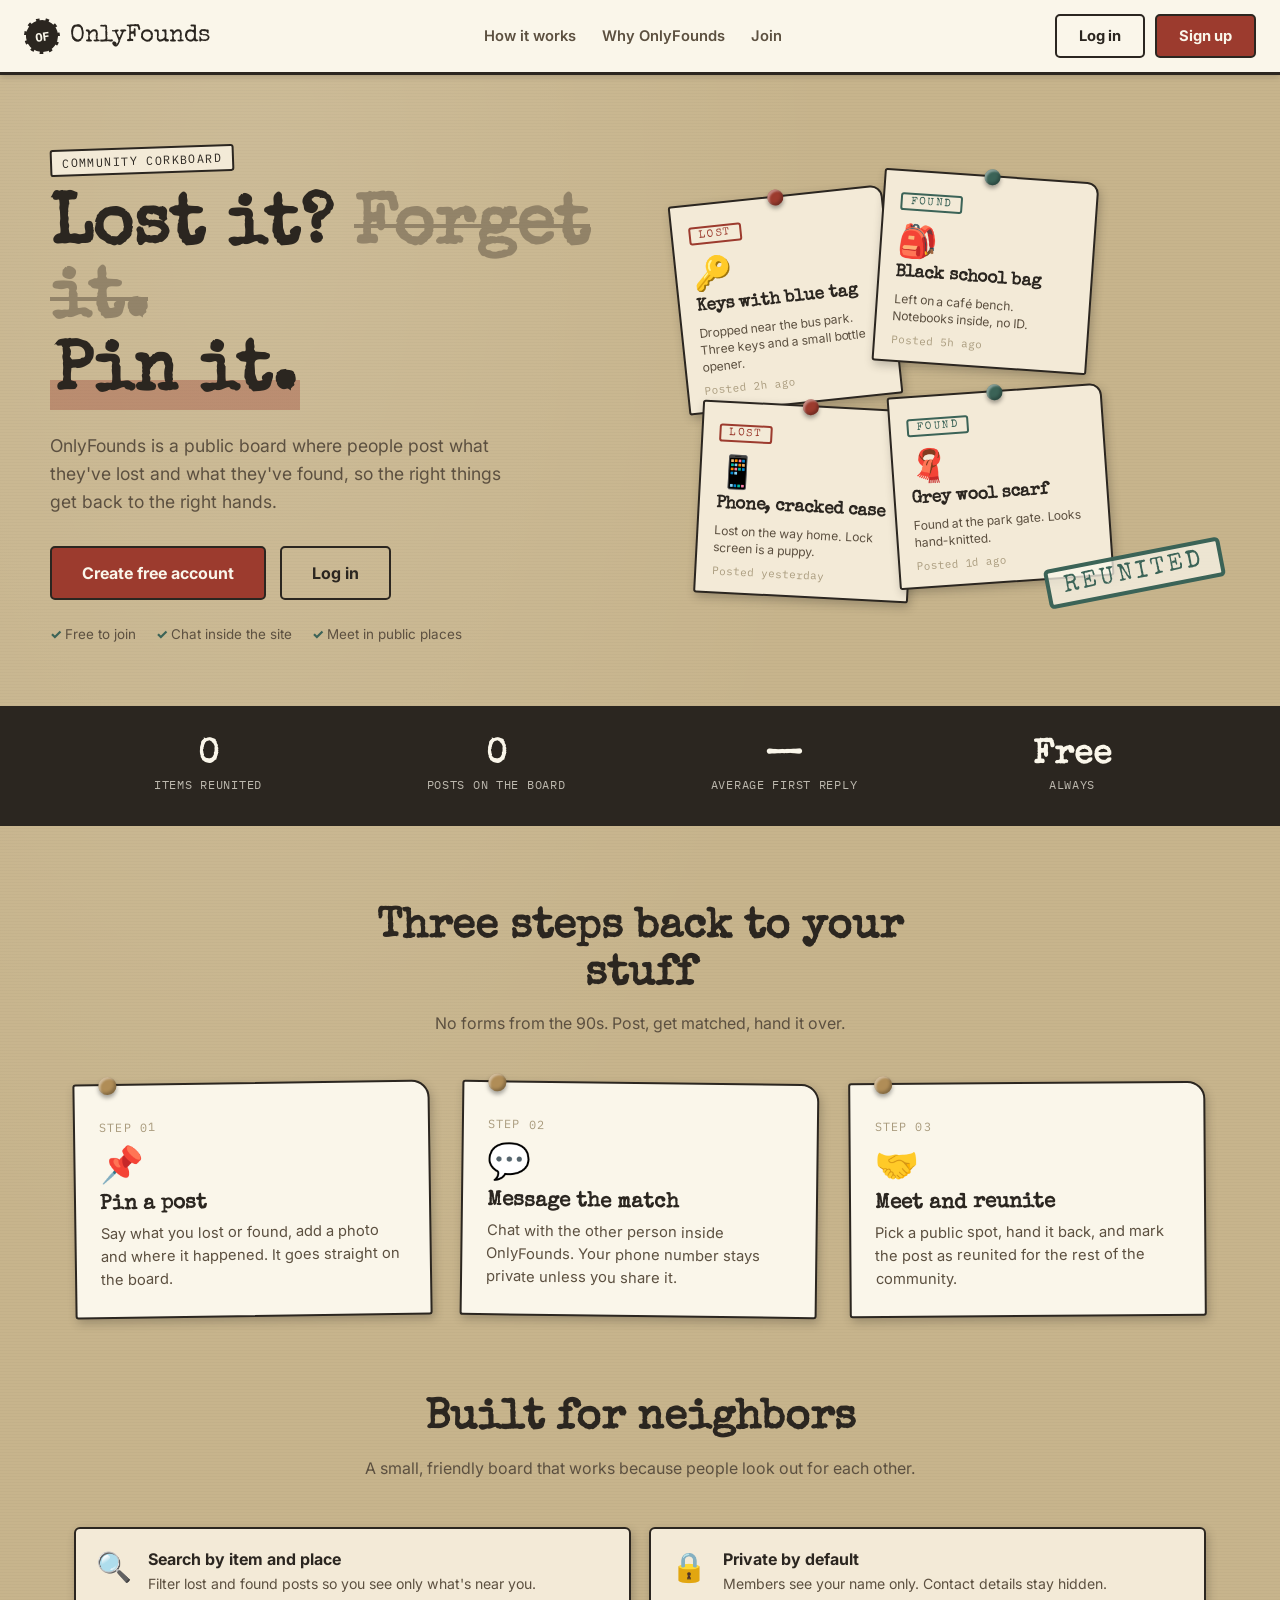
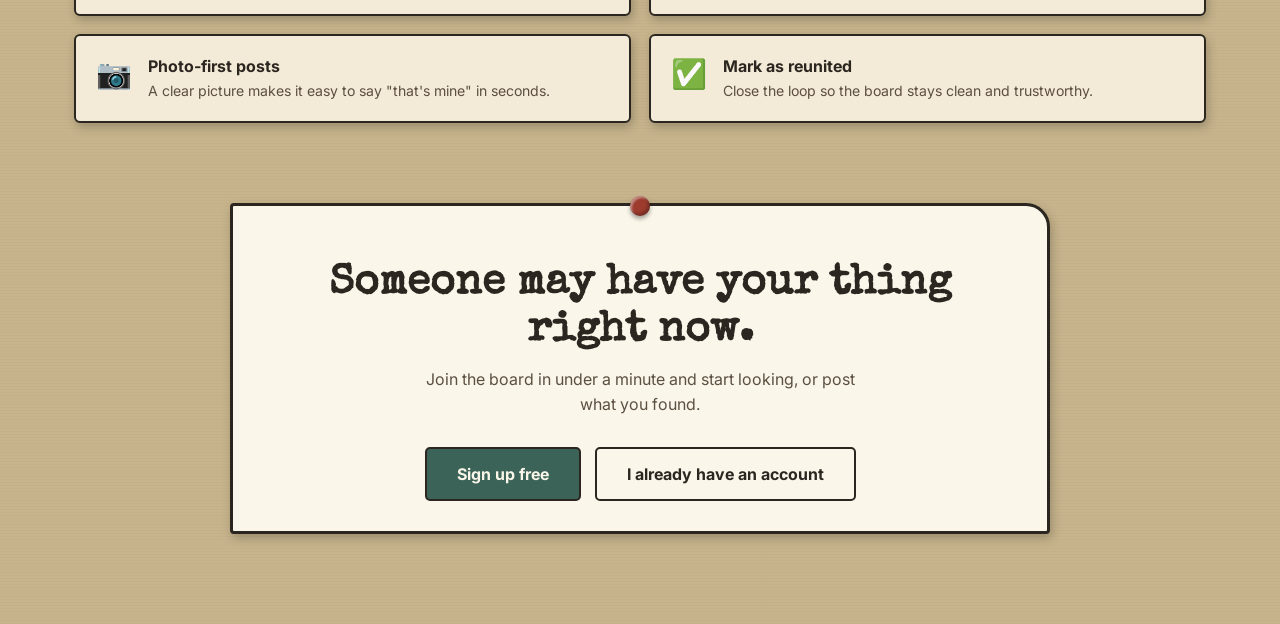
<file: Views/Found.html>
<!DOCTYPE html>
<html lang="en">
<head>
    <meta charset="UTF-8">

    <meta
        name="viewport"
        content="width=device-width, initial-scale=1.0"
    >

    <title>Report Found Item | OnlyFounds</title>

    <link
        rel="preconnect"
        href="https://fonts.googleapis.com"
    >

    <link
        href="https://fonts.googleapis.com/css2?family=Special+Elite&family=IBM+Plex+Mono:wght@500;600&family=Inter:wght@400;500;600;700;800&display=swap"
        rel="stylesheet"
    >

    <link
        rel="stylesheet"
        href="../Statics/CSS/all.css"
    >

    <link
        rel="stylesheet"
        href="../Statics/CSS/Post.css"
    >

    <link
        rel="stylesheet"
        href="../Statics/CSS/Homepage.css"
    >
</head>

<body>

<header>
    <div class="header-content">

        <div
            class="logo"
            onclick="window.location.href='Homepage.html'"
        >
            <span class="logo-badge">OF</span>
            Only Founds
        </div>

        <nav>
            <button
                class="nav-button"
                onclick="window.location.href='Homepage.html'"
            >
                Feed
            </button>

            <button
                class="nav-button"
                onclick="window.location.href='Lost.html'"
            >
                Report Lost
            </button>

            <button
                class="nav-button active"
                onclick="window.location.href='Found.html'"
            >
                Report Found
            </button>

            <button
                class="nav-button"
                onclick="window.location.href='Messages.html'"
            >
                Messages

            <span
                id="unreadMessageCount"
                class="message-count"
                hidden
                style="
                    background: var(--lost);
                    color: #fff;
                    border-radius: 9px;
                    padding: 1px 6px;
                    font-size: 0.68rem;
                    margin-left: 4px;
                "
            >
                0
            </span>
            </button>
        </nav>

        <button
            class="nav-toggle"
            onclick="toggleNav()"
            aria-label="Menu"
            type="button"
        >
            ☰
        </button>

        <div class="auth-btns">

            <span
                id="currentUserName"
                class="post-btn"
                style="
                    background-color: #faf6ea;
                    color: black;
                    border: none;
                    cursor: default;
                "
            >
                User
            </span>

            <button
                id="logoutButton"
                class="post-btn"
                type="button"
            >
                Logout
            </button>

        </div>
    </div>
</header>


<div
    class="post-view active"
    id="view-post-found"
>
    <form
        class="post-form"
        id="form-found"
        onsubmit="return submitPost(event,'found')"
    >

        <h2>
            Report a Found Item
        </h2>

        <p class="sub">
            Pin what you found so its owner can spot it and claim it.
        </p>


        <div class="field-row">

            <div class="field">

                <label>
                    Item name
                </label>

                <input
                    type="text"
                    id="foundName"
                    placeholder="e.g. Set of house keys"
                    oninput="updatePreview('found')"
                    required
                >

            </div>


            <div class="field">

                <label>
                    Category
                </label>

                <select
                    id="foundCategory"
                    onchange="updatePreview('found')"
                >
                    <option value="📱 Electronics">
                        📱 Electronics
                    </option>

                    <option value="🔑 Keys">
                        🔑 Keys
                    </option>

                    <option value="👜 Bag">
                        👜 Bag
                    </option>

                    <option value="🐶 Pet">
                        🐶 Pet
                    </option>

                    <option value="📄 Documents">
                        📄 Documents
                    </option>

                    <option value="💍 Jewelry">
                        💍 Jewelry
                    </option>

                    <option value="👕 Clothing">
                        👕 Clothing
                    </option>

                    <option value="🚲 Bike">
                        🚲 Bike
                    </option>

                    <option value="📦 Other">
                        📦 Other
                    </option>
                </select>

            </div>
        </div>


        <div class="field-row">

            <div class="field">

                <label>
                    Found location
                </label>

                <input
                    type="text"
                    id="foundLocation"
                    placeholder="e.g. Thamel coffee shop"
                    oninput="updatePreview('found')"
                    required
                >

            </div>


            <div class="field">

                <label>
                    Date found
                </label>

                <input
                    type="date"
                    id="foundDate"
                    onchange="updatePreview('found')"
                    required
                >

            </div>
        </div>


        <div class="field">

            <label>
                Description
            </label>

            <textarea
                id="foundDesc"
                placeholder="Where exactly, what condition…"
                oninput="updatePreview('found')"
            ></textarea>

        </div>


        <div class="field">

            <label>
                Contact info
            </label>

            <input
                type="text"
                id="foundContact"
                placeholder="Phone or email"
            >

        </div>


        <div class="field">

            <label>
                Photo
            </label>

            <div
                class="upload-box"
                id="foundUploadBox"
                onclick="document.getElementById('foundMedia').click()"
            >
                📷 Drop a photo here or click to upload
            </div>

            <input
                type="file"
                id="foundMedia"
                accept="image/jpeg,image/png,image/webp,video/mp4,video/webm,video/quicktime"
                onchange="handleMediaSelection('found')"
                hidden
                required
            >

        </div>


        <button
            type="submit"
            class="submit-btn"
            id="foundSubmitButton"
        >
            Post to Found board
        </button>

    </form>


    <div>

        <div class="preview-label">
            Live tag preview
        </div>

        <div
            class="board"
            style="grid-template-columns: 1fr;"
        >
            <div
                class="tag-card"
                id="previewFound"
                data-status="found"
                style="--rot: 2deg;"
            ></div>
        </div>

    </div>
</div>


<script src="../Statics/JS/all.js"></script>
<script src="../Statics/JS/Post.js"></script>

</body>
</html>
</file>
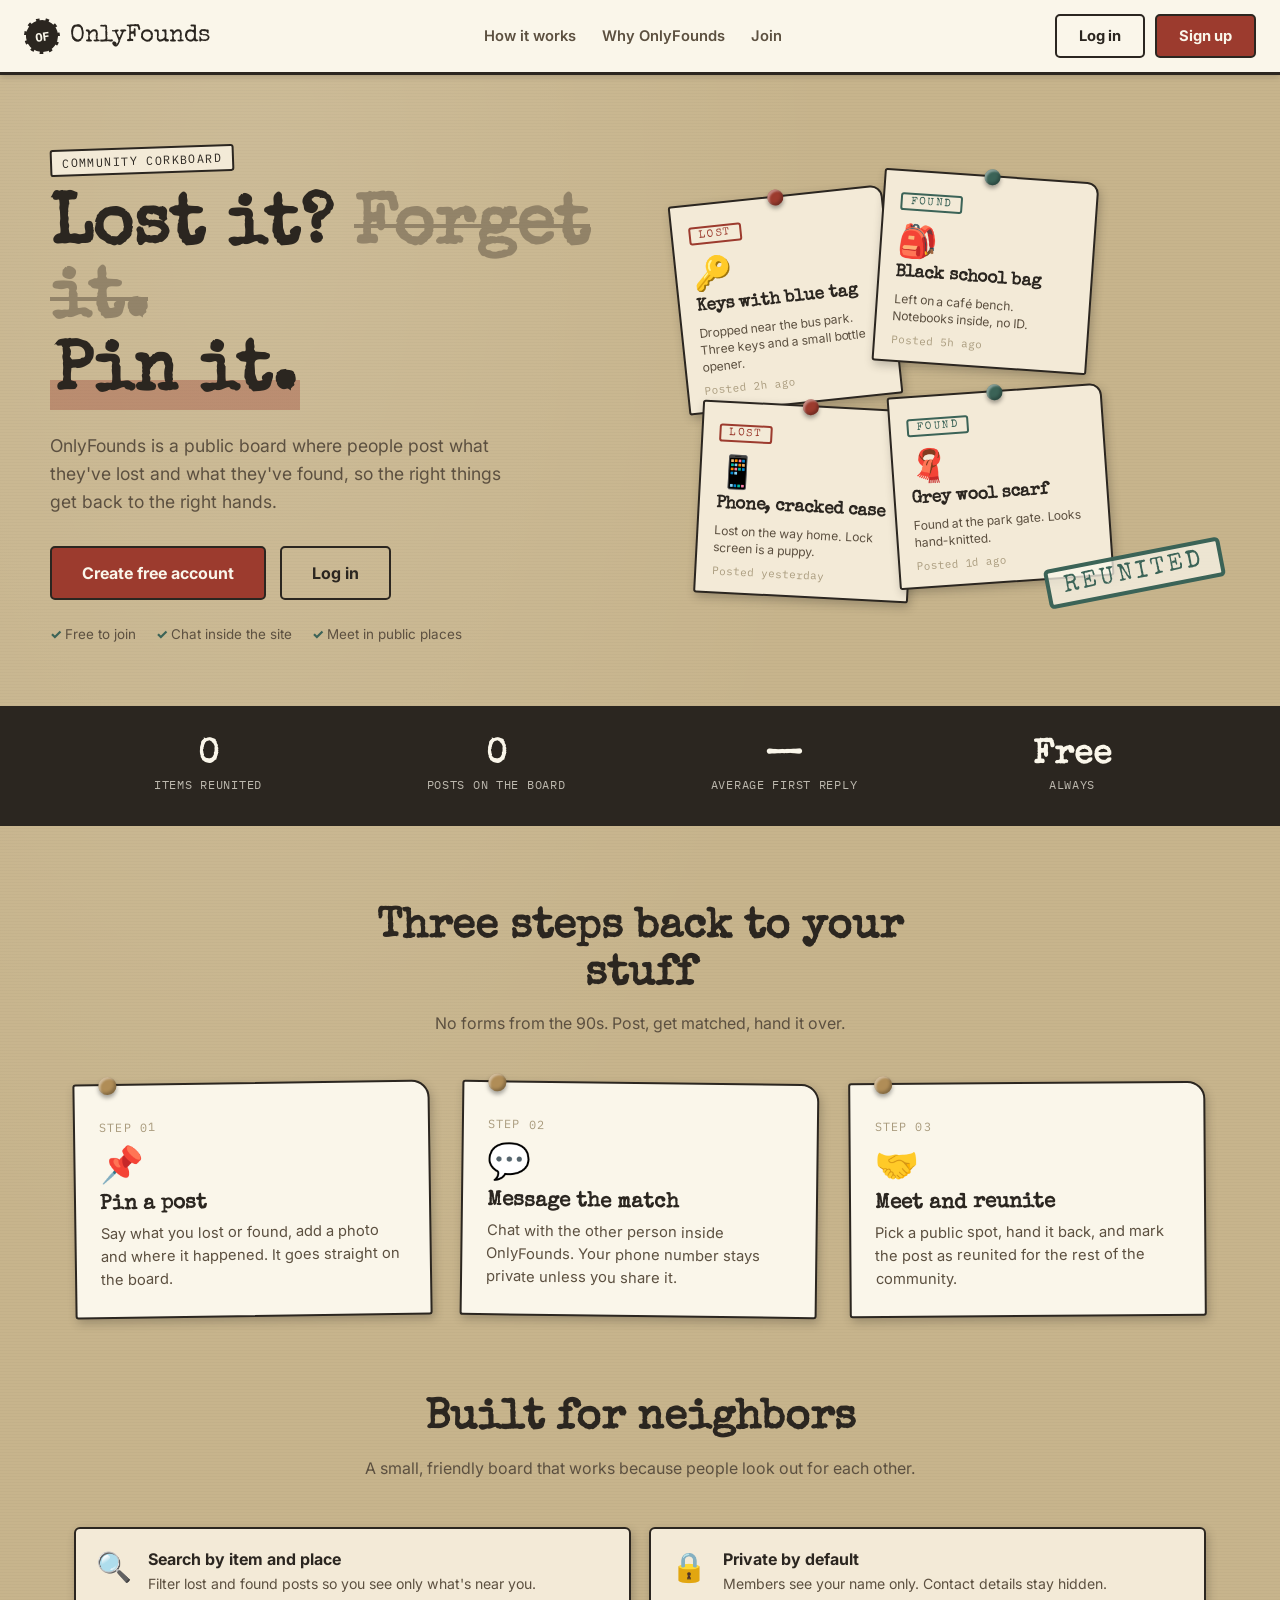
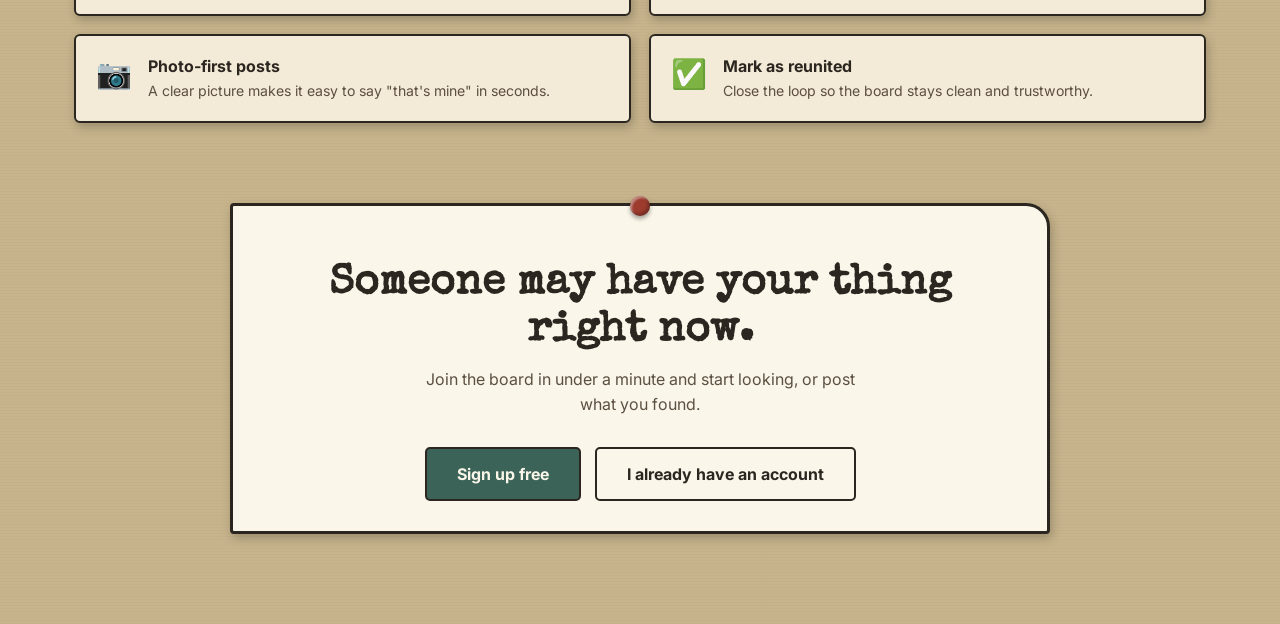
<file: Views/Homepage.html>
<!DOCTYPE html>
<html lang="en">
<head>
    <meta charset="UTF-8">

    <meta
        name="viewport"
        content="width=device-width, initial-scale=1.0"
    >

    <title>OnlyFounds | Community Board</title>

    <link
        rel="preconnect"
        href="https://fonts.googleapis.com"
    >

    <link
        href="https://fonts.googleapis.com/css2?family=Special+Elite&family=IBM+Plex+Mono:wght@500;600&family=Inter:wght@400;500;600;700;800&display=swap"
        rel="stylesheet"
    >

    <link
        rel="stylesheet"
        href="../Statics/CSS/all.css"
    >

    <link
        rel="stylesheet"
        href="../Statics/CSS/Homepage.css"
    >

    <link
        rel="stylesheet"
        href="../Statics/CSS/Messages.css"
    >
</head>

<body>

<header>
    <div class="header-content">

        <div
            class="logo"
            onclick="window.location.href='Homepage.html'"
        >
            <span class="logo-badge">OF</span>
            Only Founds
        </div>

        <nav>
            <button
                class="nav-button active"
                onclick="window.location.href='Homepage.html'"
            >
                Feed
            </button>

            <button
                class="nav-button"
                onclick="window.location.href='Lost.html'"
            >
                Report Lost
            </button>

            <button
                class="nav-button"
                onclick="window.location.href='Found.html'"
            >
                Report Found
            </button>

            <button
                class="nav-button"
                onclick="window.location.href='Messages.html'"
            >
                Messages

                <span
                    id="unreadMessageCount"
                    hidden
                    style="
                        background: var(--lost);
                        color: #fff;
                        border-radius: 9px;
                        padding: 1px 6px;
                        font-size: 0.68rem;
                        margin-left: 4px;
                    "
                >
                    0
                </span>
            </button>
        </nav>

        <button
            class="nav-toggle"
            onclick="toggleNav()"
            aria-label="Menu"
        >
            ☰
        </button>

        <div class="search-wrap">
            <span>🔍</span>

            <input
                id="searchInput"
                type="text"
                placeholder="Search item, category, or location..."
            >
        </div>

        <div class="auth-btns">

            <span
                id="currentUserName"
                class="post-btn"
                style="
                    background-color: #faf6ea;
                    color: black;
                    border: none;
                    cursor: default;
                "
            >
                User
            </span>

            <button
                id="logoutButton"
                class="post-btn"
                type="button"
            >
                Logout
            </button>

        </div>
    </div>
</header>


<div id="view-feed">

    <div class="hero">

        <div>
            <h1>
                Lost it?
                <span class="strike">Gone forever.</span>
                <br>
                Found it? Pin it here.
            </h1>

            <p>
                A community corkboard for everything that's gone
                missing and everything somebody found. Post it,
                filter it, claim it back.
            </p>
        </div>

        <div class="hero-stats">

            <div class="stat-tag">
                <span
                    class="num"
                    id="lostPostCount"
                >
                    0
                </span>

                <span class="label">
                    Lost posts
                </span>
            </div>

            <div class="stat-tag">
                <span
                    class="num"
                    id="foundPostCount"
                >
                    0
                </span>

                <span class="label">
                    Found posts
                </span>
            </div>

            <div class="stat-tag">
                <span
                    class="num"
                    id="reunitedPostCount"
                >
                    0
                </span>

                <span class="label">
                    Reunited
                </span>
            </div>

        </div>
    </div>


    <div class="layout">

        <aside class="filters">

            <div class="filters-tab">
                Filter Drawer
            </div>

            <div class="filter-section">

                <h4>Status</h4>

                <div
                    class="status-toggle"
                    id="statusToggle"
                >
                    <button
                        data-s="all"
                        class="on"
                        type="button"
                    >
                        All
                    </button>

                    <button
                        data-s="lost"
                        type="button"
                    >
                        Lost
                    </button>

                    <button
                        data-s="found"
                        type="button"
                    >
                        Found
                    </button>
                </div>

            </div>


            <div class="filter-section">

                <h4>Category</h4>

                <div
                    class="chip-row"
                    id="categoryChips"
                ></div>

            </div>


            <div class="filter-section">

                <h4>Location</h4>

                <input
                    type="text"
                    id="locationInput"
                    placeholder="City or area..."
                    style="
                        width: 100%;
                        padding: 8px 10px;
                        border: 1.5px solid var(--card-edge);
                        border-radius: 4px;
                        background: var(--card);
                        font-size: 0.82rem;
                    "
                >

            </div>


            <div class="filter-section">

                <h4>Date posted</h4>

                <select id="dateSelect">

                    <option value="all">
                        Any time
                    </option>

                    <option value="today">
                        Today
                    </option>

                    <option value="week">
                        Past 7 days
                    </option>

                    <option value="month">
                        Past 30 days
                    </option>

                </select>

            </div>


            <button
                class="clear-filters"
                id="clearFilters"
                type="button"
            >
                Clear all filters
            </button>

        </aside>


        <main>

            <div class="feed-head">

                <div
                    class="count"
                    id="resultCount"
                >
                    Loading posts...
                </div>

                <select
                    class="sort-select"
                    id="sortSelect"
                >
                    <option value="newest">
                        Sort: Newest first
                    </option>

                    <option value="oldest">
                        Sort: Oldest first
                    </option>
                </select>

            </div>


            <div
                id="feedMessage"
                hidden
                style="
                    margin-bottom: 20px;
                    padding: 12px;
                    border: 2px solid var(--lost);
                    background: var(--lost-bg);
                    color: var(--lost);
                    border-radius: 5px;
                    font-weight: 600;
                "
            ></div>


            <div
                class="board"
                id="board"
            >
                <div class="empty-state">
                    Loading posts...
                </div>
            </div>

        </main>

    </div>
</div>


<div
    class="chat-overlay"
    id="chatOverlay"
>
    <div
        class="chat-panel"
        id="chatPanel"
    >

        <div class="chat-head">

            <div class="who">
                <strong id="chatWho">
                    Item
                </strong>

                <span id="chatSub">
                    re: post
                </span>
            </div>

            <button
                class="chat-close"
                onclick="closeChat()"
                type="button"
            >
                ✕
            </button>

        </div>

        <div
            class="chat-thread"
            id="chatThread"
        ></div>

        <div class="chat-input-row">

            <input
                type="text"
                id="chatInput"
                placeholder="Type a message..."
                onkeydown="
                    if(event.key === 'Enter'){
                        sendMessage();
                    }
                "
            >

            <button
                class="chat-send"
                onclick="sendMessage()"
                type="button"
            >
                ➤
            </button>

        </div>

    </div>
</div>


<script src="../Statics/JS/all.js"></script>
<script src="../Statics/JS/Feed.js"></script>
<script src="../Statics/JS/Chat.js"></script>

</body>
</html>
</file>
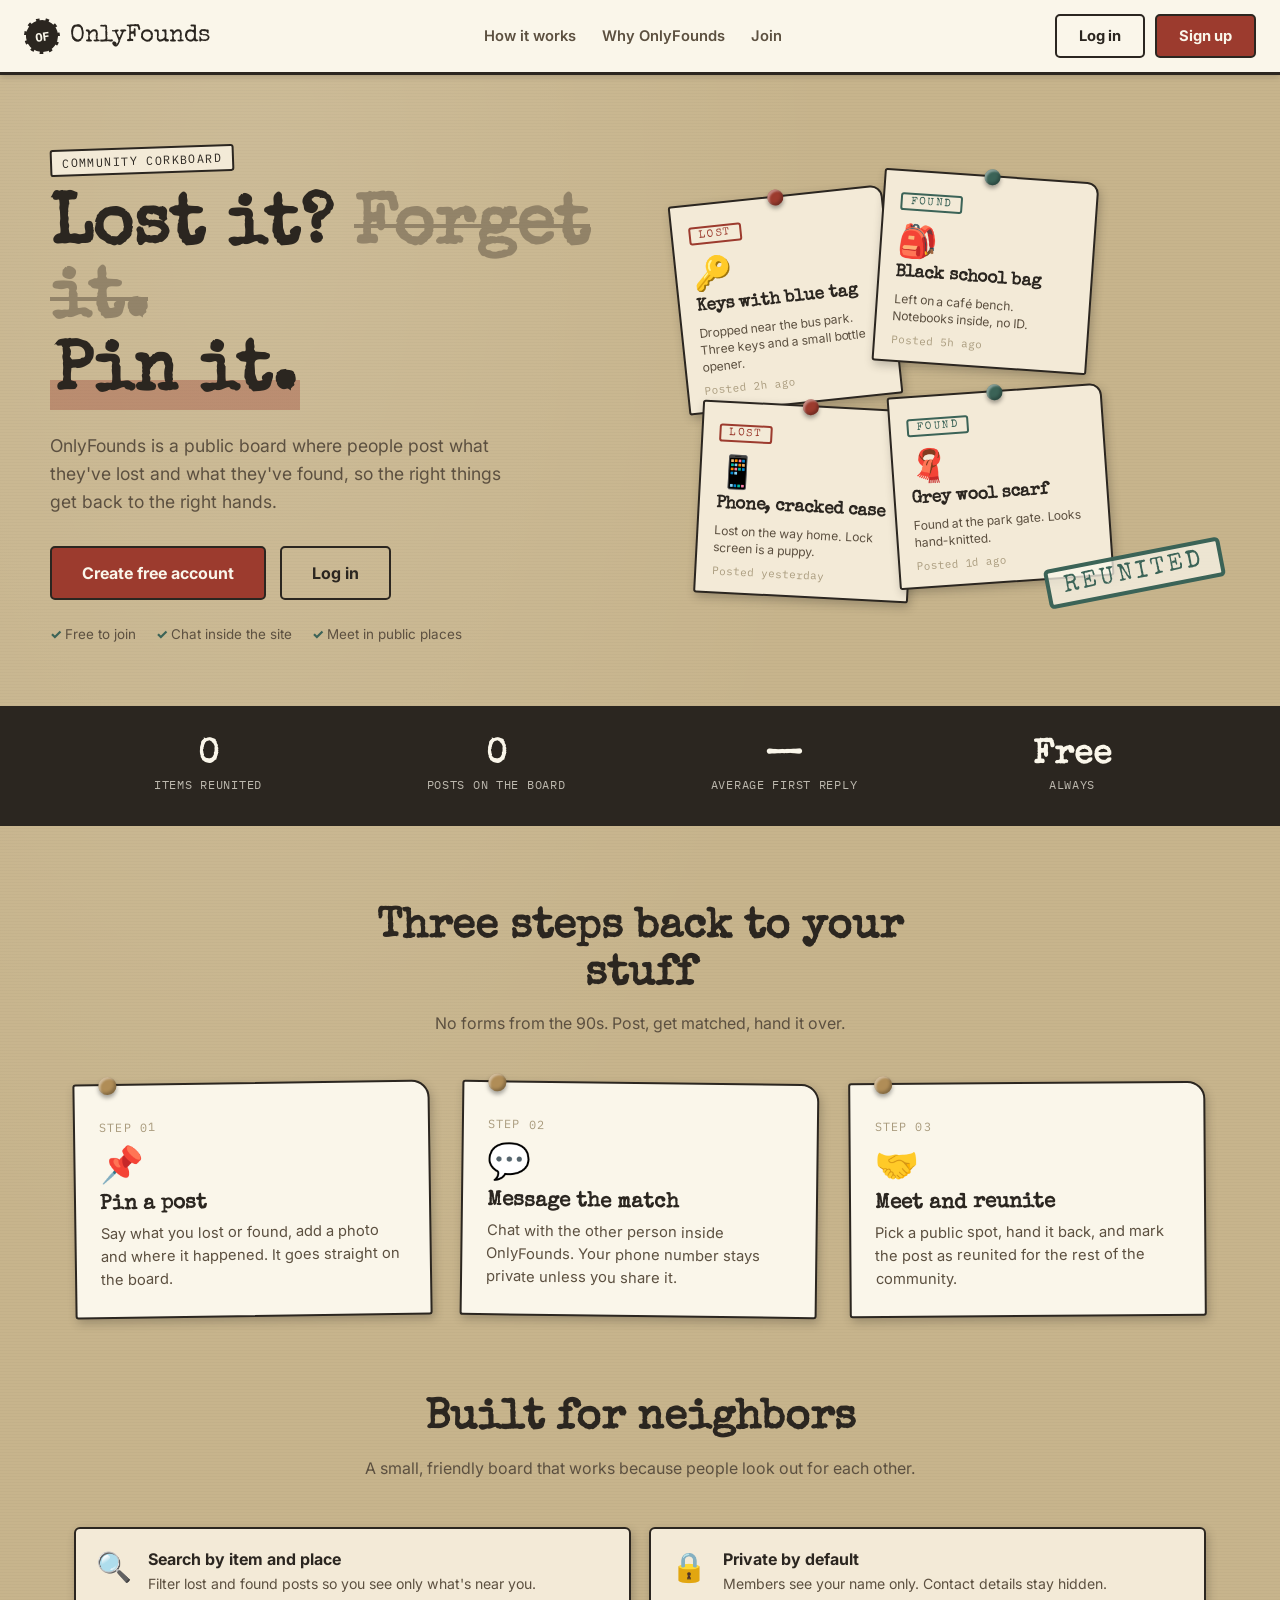
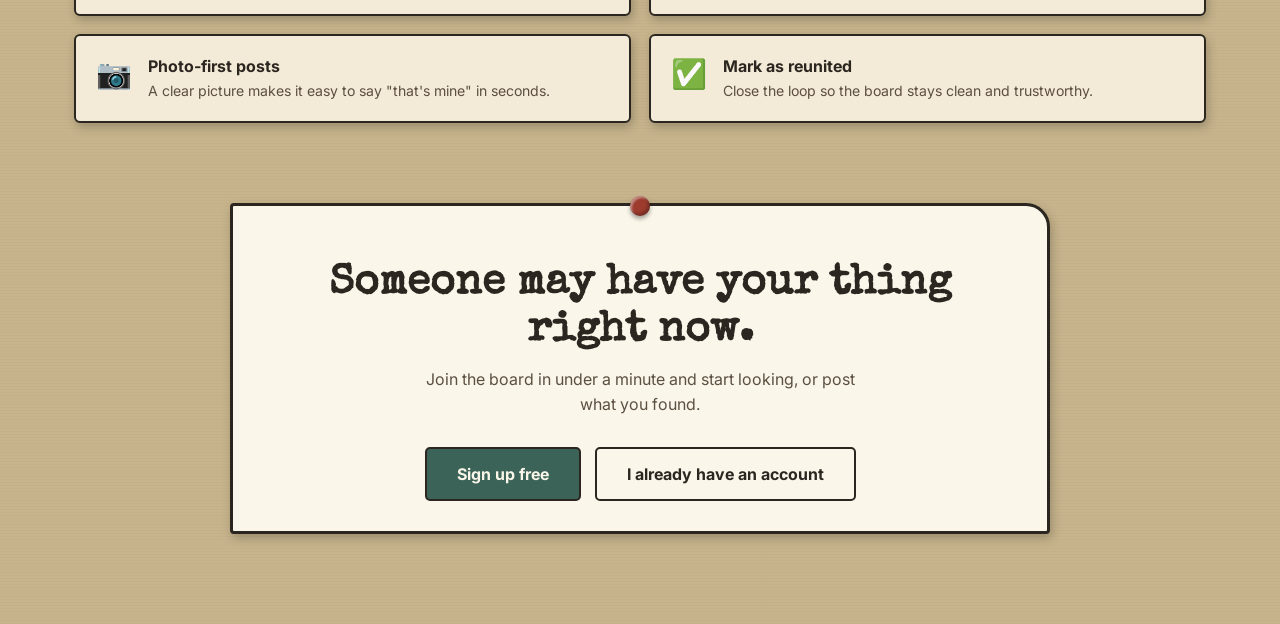
<file: Views/Lost.html>
<!DOCTYPE html>
<html lang="en">
<head>
    <meta charset="UTF-8">

    <meta
        name="viewport"
        content="width=device-width, initial-scale=1.0"
    >

    <title>Report Lost Item | OnlyFounds</title>

    <link
        rel="preconnect"
        href="https://fonts.googleapis.com"
    >

    <link
        href="https://fonts.googleapis.com/css2?family=Special+Elite&family=IBM+Plex+Mono:wght@500;600&family=Inter:wght@400;500;600;700;800&display=swap"
        rel="stylesheet"
    >

    <link
        rel="stylesheet"
        href="../Statics/CSS/all.css"
    >

    <link
        rel="stylesheet"
        href="../Statics/CSS/Post.css"
    >

    <link
        rel="stylesheet"
        href="../Statics/CSS/Homepage.css"
    >
</head>

<body>

<header>
    <div class="header-content">

        <div
            class="logo"
            onclick="window.location.href='Homepage.html'"
        >
            <span class="logo-badge">OF</span>
            Only Founds
        </div>

        <nav>
            <button
                class="nav-button"
                onclick="window.location.href='Homepage.html'"
            >
                Feed
            </button>

            <button
                class="nav-button active"
                onclick="window.location.href='Lost.html'"
            >
                Report Lost
            </button>

            <button
                class="nav-button"
                onclick="window.location.href='Found.html'"
            >
                Report Found
            </button>

            <button
                class="nav-button"
                onclick="window.location.href='Messages.html'"
            >
                Messages

            <span
                id="unreadMessageCount"
                class="message-count"
                hidden
                style="
                    background: var(--lost);
                    color: #fff;
                    border-radius: 9px;
                    padding: 1px 6px;
                    font-size: 0.68rem;
                    margin-left: 4px;
                "
            >
                0
            </span>
            </button>
        </nav>

        <button
            class="nav-toggle"
            onclick="toggleNav()"
            aria-label="Menu"
            type="button"
        >
            ☰
        </button>

        <div class="auth-btns">

            <span
                id="currentUserName"
                class="post-btn"
                style="
                    background-color: #faf6ea;
                    color: black;
                    border: none;
                    cursor: default;
                "
            >
                User
            </span>

            <button
                id="logoutButton"
                class="post-btn"
                type="button"
            >
                Logout
            </button>

        </div>
    </div>
</header>


<div
    class="post-view active"
    id="view-post-lost"
>
    <form
        class="post-form"
        id="form-lost"
        onsubmit="return submitPost(event,'lost')"
    >

        <h2>
            Report a Lost Item
        </h2>

        <p class="sub">
            Fill out the tag below. The more detail, the faster
            someone can match it.
        </p>


        <div class="field-row">

            <div class="field">

                <label>
                    Item name
                </label>

                <input
                    type="text"
                    id="lostName"
                    placeholder="e.g. Black leather wallet"
                    oninput="updatePreview('lost')"
                    required
                >

            </div>


            <div class="field">

                <label>
                    Category
                </label>

                <select
                    id="lostCategory"
                    onchange="updatePreview('lost')"
                >
                    <option value="📱 Electronics">
                        📱 Electronics
                    </option>

                    <option value="🔑 Keys">
                        🔑 Keys
                    </option>

                    <option value="👜 Bag">
                        👜 Bag
                    </option>

                    <option value="🐶 Pet">
                        🐶 Pet
                    </option>

                    <option value="📄 Documents">
                        📄 Documents
                    </option>

                    <option value="💍 Jewelry">
                        💍 Jewelry
                    </option>

                    <option value="👕 Clothing">
                        👕 Clothing
                    </option>

                    <option value="🚲 Bike">
                        🚲 Bike
                    </option>

                    <option value="📦 Other">
                        📦 Other
                    </option>
                </select>

            </div>
        </div>


        <div class="field-row">

            <div class="field">

                <label>
                    Last seen location
                </label>

                <input
                    type="text"
                    id="lostLocation"
                    placeholder="e.g. Thamel coffee shop"
                    oninput="updatePreview('lost')"
                    required
                >

            </div>


            <div class="field">

                <label>
                    Date Lost
                </label>

                <input
                    type="date"
                    id="lostDate"
                    onchange="updatePreview('lost')"
                    required
                >

            </div>
        </div>


        <div class="field">

            <label>
                Description
            </label>

            <textarea
                id="lostDesc"
                placeholder="Color, brand, distinguishing marks…"
                oninput="updatePreview('lost')"
            ></textarea>

        </div>


        <div class="field-row">

            <div class="field">

                <label>
                    Contact info
                </label>

                <input
                    type="text"
                    id="lostContact"
                    placeholder="Phone or email"
                >

            </div>


            <div class="field">

                <label>
                    Reward (optional)
                </label>

                <input
                    type="text"
                    id="lostReward"
                    placeholder="e.g. NPR 500"
                >

            </div>
        </div>


        <div class="field">

            <label>
                Photo
            </label>

            <div
                class="upload-box"
                id="lostUploadBox"
                onclick="document.getElementById('lostMedia').click()"
            >
                📷 Drop a photo here or click to upload
            </div>

            <input
                type="file"
                id="lostMedia"
                accept="image/jpeg,image/png,image/webp,video/mp4,video/webm,video/quicktime"
                onchange="handleMediaSelection('lost')"
                hidden
                required
            >

        </div>


        <button
            type="submit"
            class="submit-btn"
            id="lostSubmitButton"
        >
            Post to Lost board
        </button>

    </form>


    <div>

        <div class="preview-label">
            Live tag preview
        </div>

        <div
            class="board"
            style="grid-template-columns: 1fr;"
        >
            <div
                class="tag-card"
                id="previewLost"
                data-status="lost"
                style="--rot: 2deg;"
            ></div>
        </div>

    </div>
</div>


<script src="../Statics/JS/all.js"></script>
<script src="../Statics/JS/Post.js"></script>

</body>
</html>
</file>
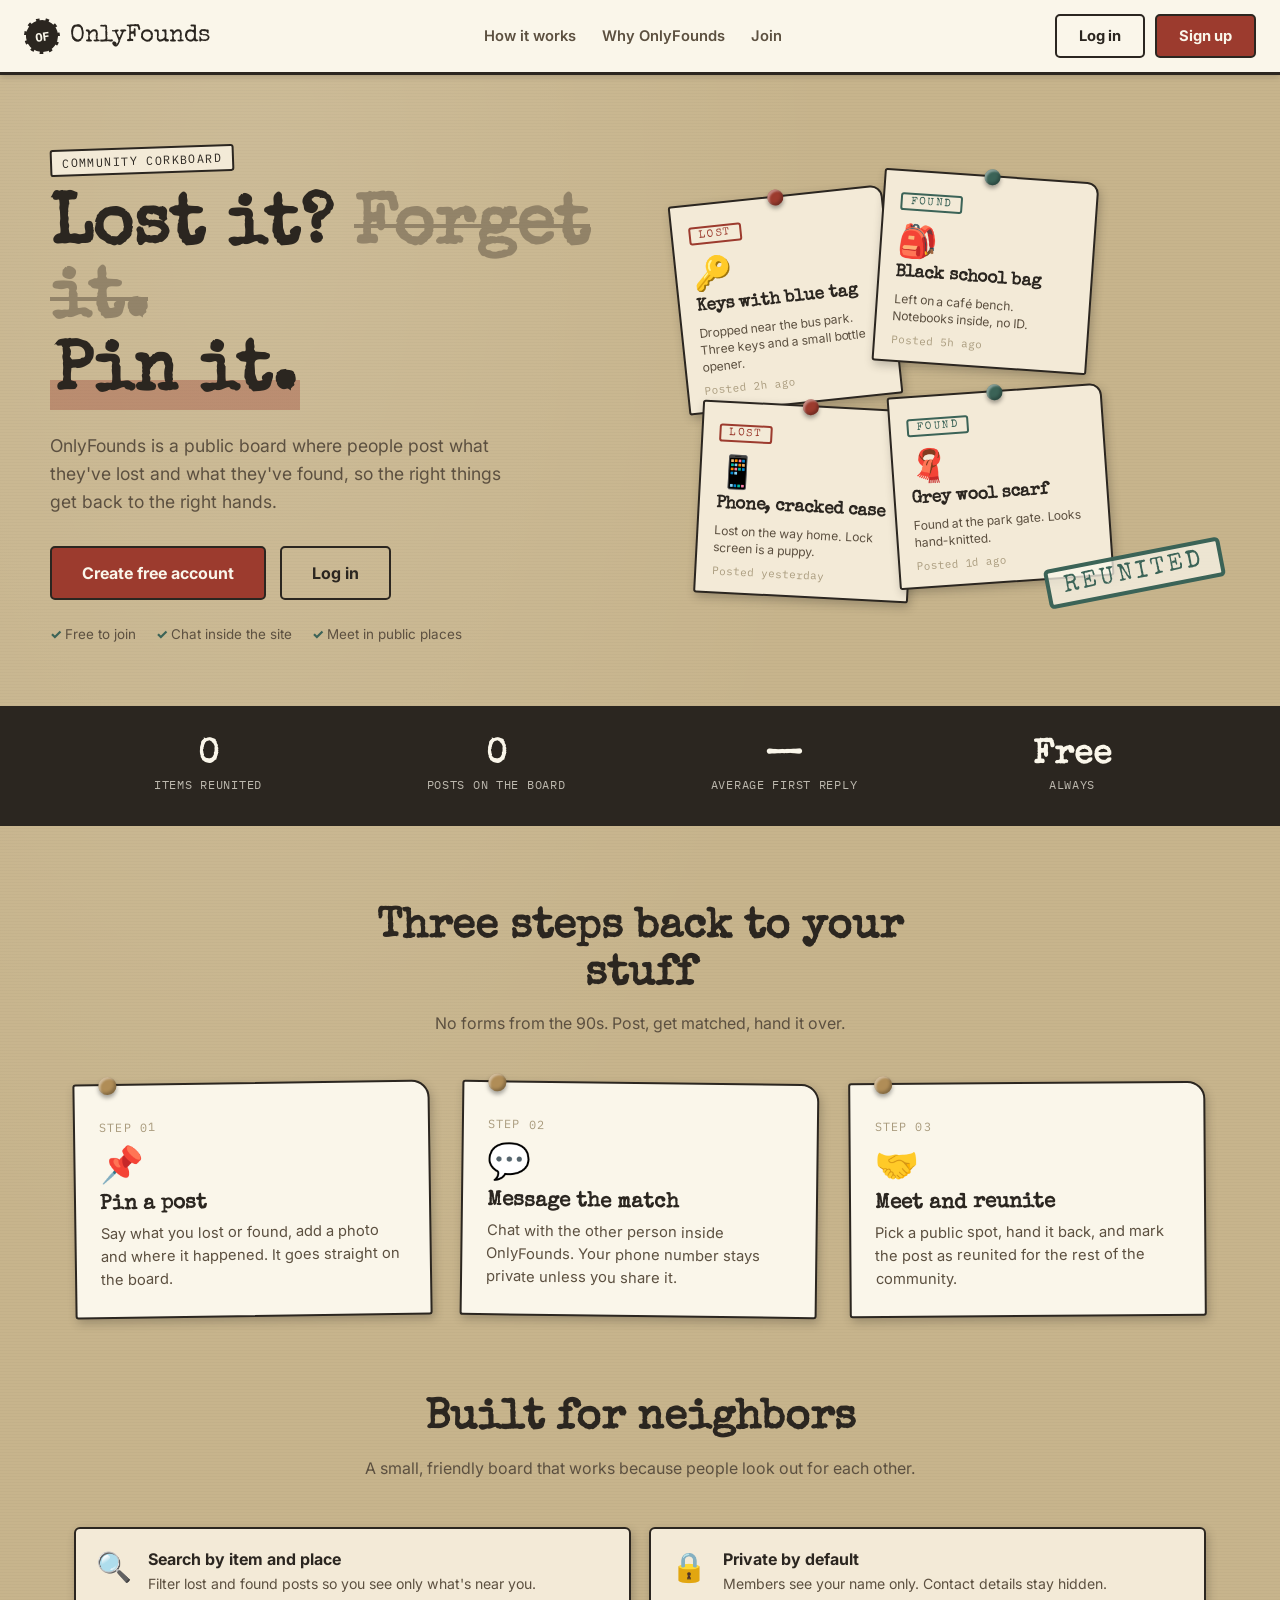
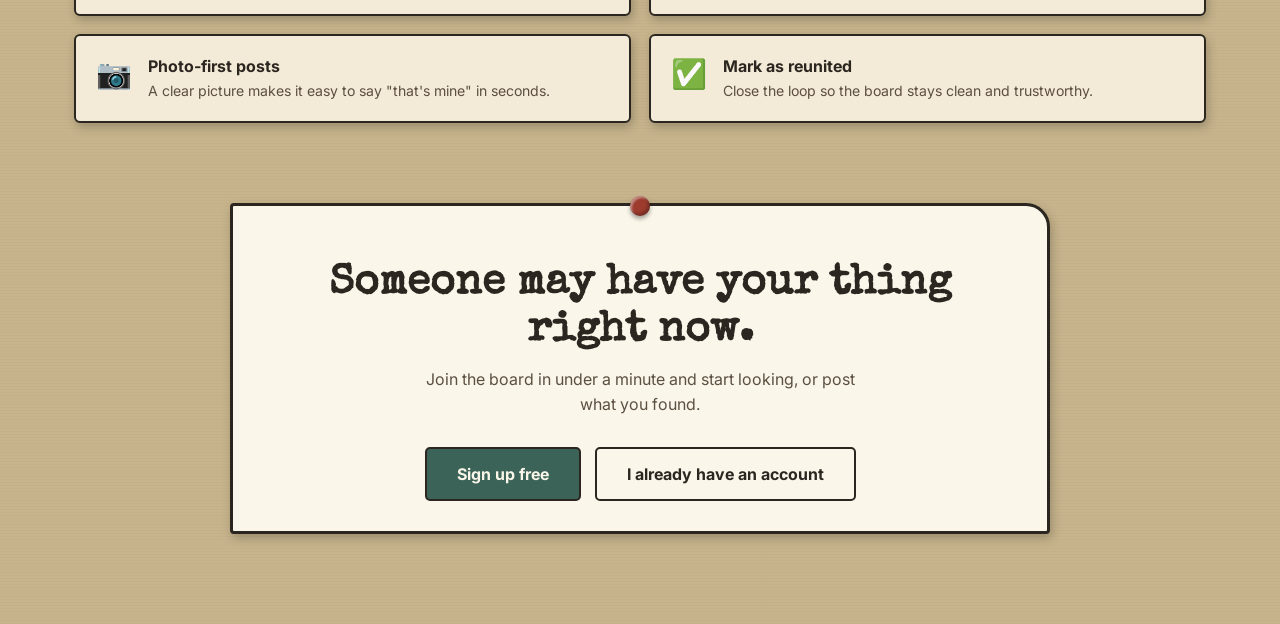
<file: Views/Messages.html>
<!DOCTYPE html>
<html lang="en">
<head>
    <meta charset="UTF-8">

    <meta
        name="viewport"
        content="width=device-width, initial-scale=1.0"
    >

    <title>Messages | OnlyFounds</title>

    <link
        rel="preconnect"
        href="https://fonts.googleapis.com"
    >

    <link
        href="https://fonts.googleapis.com/css2?family=Special+Elite&family=IBM+Plex+Mono:wght@500;600&family=Inter:wght@400;500;600;700;800&display=swap"
        rel="stylesheet"
    >

    <link
        rel="stylesheet"
        href="../Statics/CSS/all.css"
    >

    <link
        rel="stylesheet"
        href="../Statics/CSS/Messages.css"
    >
</head>

<body>

<header>
    <div class="header-content">

        <div
            class="logo"
            onclick="window.location.href='Homepage.html'"
        >
            <span class="logo-badge">OF</span>
            Only Founds
        </div>

        <nav>
            <button
                class="nav-button"
                onclick="window.location.href='Homepage.html'"
            >
                Feed
            </button>

            <button
                class="nav-button"
                onclick="window.location.href='Lost.html'"
            >
                Report Lost
            </button>

            <button
                class="nav-button"
                onclick="window.location.href='Found.html'"
            >
                Report Found
            </button>

            <button
                class="nav-button active"
                onclick="window.location.href='Messages.html'"
            >
                Messages

                <span
                    id="unreadMessageCount"
                    class="message-count"
                    hidden
                    style="
                        background: var(--lost);
                        color: #fff;
                        border-radius: 9px;
                        padding: 1px 6px;
                        font-size: 0.68rem;
                        margin-left: 4px;
                    "
                >
                    0
                </span>
            </button>
        </nav>

        <button
            class="nav-toggle"
            onclick="toggleNav()"
            aria-label="Menu"
            type="button"
        >
            ☰
        </button>

        <div class="auth-btns">

            <span
                id="currentUserName"
                class="current-user-name"
            >
                User
            </span>

            <button
                id="logoutButton"
                class="post-btn"
                type="button"
            >
                Logout
            </button>

        </div>
    </div>
</header>


<div
    id="view-messages"
    class="active"
>
    <h2>Messages</h2>

    <div
        id="messagePageAlert"
        class="message-page-alert"
        hidden
    ></div>

    <div id="convoList">
        <p class="message-loading">
            Loading conversations...
        </p>
    </div>
</div>


<div
    class="chat-overlay"
    id="chatOverlay"
>
    <div
        class="chat-panel"
        id="chatPanel"
    >

        <div class="chat-head">

            <div class="who">
                <strong id="chatWho">
                    Item
                </strong>

                <span id="chatSub">
                    re: post
                </span>
            </div>

            <button
                class="chat-close"
                onclick="closeChat()"
                type="button"
                aria-label="Close conversation"
            >
                ✕
            </button>

        </div>

        <div
            class="chat-thread"
            id="chatThread"
        >
            <p class="message-loading">
                Loading conversation...
            </p>
        </div>

        <div
            id="chatError"
            class="chat-error"
            hidden
        ></div>

        <div class="chat-input-row">

            <input
                type="text"
                id="chatInput"
                maxlength="2000"
                placeholder="Type a message…"
                onkeydown="
                    if(event.key === 'Enter'){
                        event.preventDefault();
                        sendMessage();
                    }
                "
            >

            <button
                class="chat-send"
                id="chatSendButton"
                onclick="sendMessage()"
                type="button"
            >
                ➤
            </button>

        </div>
    </div>
</div>


<script src="../Statics/JS/all.js"></script>
<script src="../Statics/JS/Chat.js"></script>
<script src="../Statics/JS/Messages.js"></script>

</body>
</html>
</file>
<file: Statics/CSS/all.css>
:root{
   --board:#c7b48c;
    --board-dark:#b6a179;
    --ink:#2b2620;
    --ink-soft:#5c5040;
    --card:#f3ead7;
    --card-edge:#e1d3ac;
    --lost:#9c3b2e;
    --lost-bg:#f0dad2;
    --found:#3b6357;
    --found-bg:#d9e5de;
    --string:#8b7355;
    --pin-gold:#b08d57;
    --paper-white:#faf6ea;
    --font-display:'Special Elite', 'Courier New', monospace;
    --font-body:'Inter', sans-serif;
    --font-mono:'IBM Plex Mono', monospace;  
}

*{
    box-sizing:border-box;
    margin:0;
    padding:0;
}

body{
    font-family:var(--font-body);
    background: radial-gradient(ellipse at 20% 10%, rgba(255,255,255,0.10),transparent 40%),repeating-linear-gradient(0deg,rgba(0,0,0,0.02)0px,rgba(0,0,0,0.2)1px,transparent 1px,transparent 3px),var(--board);
    color:var(--ink);
    min-height:100vh;
}

a{
    color: inherit;
    text-decoration: none;
}

button{
    font-family: inherit;
    cursor: pointer;
}

header{
    background:var(--paper-white);
    border-bottom:3px solid var(--ink);
    position:sticky;
    top:0;
    z-index: 50;
    width: 100%;
}

.header-content{
    max-width:100%;
    margin:0 auto;
    display:flex;
    justify-content:space-between;
    align-items:center;
    gap: 28px;
    padding:14px 24px;
}

.logo{
    display:flex;
    align-items:center;
    gap: 10px;
    font-family: var(--font-display);
    font-size: 1.5rem;
    letter-spacing: 0.5px;
    white-space: nowrap;
}

.logo-badge{
    width:36px;
    height:36px;
    border-radius:50%;
    background: var(--ink);
    color: var(--paper-white);
    display: flex;
    align-items: center;
    justify-content: center;
    font-family: var(--font-mono);
    font-size: 0.75rem;
    font-weight: 700;
    transform: rotate(-8deg);
    border: 2px dashed var(--paper-white);
}

nav{
    display: flex;
    gap: 4px;
    flex: 1px;
}

.nav-button{
    padding: 9px 16px;
    font-weight: 600;
    font-size: 0.92rem;
    border: 2px solid transparent;
    border-radius:5px;
    color: var(--ink-soft);
    background: transparent;
    transition: all .15s ease;
}

.nav-button:hover{
    color:var(--ink);
    background:rgba(43,38,32,0.06)
}
.nav-button.active{
    color: var(--paper-white);
    background: var(--ink);
}

.search-wrap{
    display: flex;
    align-items: center;
    gap: 8px;
    background: var(--paper-white);
    border: 2px solid var(--ink);
    border-radius: 20px;
    padding: 7px 14px;
    min-width: 230px;
}

.search-wrap input{
    border: none;
    outline:none;
    background: transparent;
    font-family: var(--font-body);
    font-size: 0.88rem;
    width: 100%;
    color:var(--ink);
}

.search-wrap input::placeholder{
    color:#9c8f78;
}

.post-btn{
    background: var(--lost);
    color: var(--paper-white);
    padding: 10px 18px;
    border-radius: 5px;
    border: 2px solid var(--ink);
    font-weight: 700;
    font-size: 0.88rem;
    transition:transform .12s ease;
}

.post-btn:hover{
    transform: translate(-1px,-1px);
}

.nav-toggle{
    display:none;
    background:transparent;
    border:2px solid var(--ink);
    border-radius:4px;
    padding:6px 10px;
    font-size:1.1rem;
    color:var(--ink);
    margin-left:auto;
}

.auth-btns{ 
    display:inline-flex; 
    align-items:center; 
    gap:10px; 
}

.auth-link{ 
    color:var(--lost); 
    text-decoration:underline; 
}

.auth-link:hover{ 
    opacity:0.8; 
}

@media (max-width:1024px){
    .header-content{
        gap:16px;
        padding:12px 16px;
    }
    .search-wrap{
        min-width:180px;
        padding:6px 12px;
    }
    .search-wrap input{
        font-size:0.84rem;
    }
    .nav-button{
        padding:8px 12px;
        font-size:0.85rem;
    }
    .post-btn{
        padding:8px 14px;
        font-size:0.82rem;
    }
}

@media (max-width:768px){
    .header-content{
        flex-wrap:wrap;
        gap:10px;
    }
    nav{
        order:10;
        flex-basis:100%;
        display:none;
        flex-wrap:wrap;
        gap:6px;
        padding-top:10px;
        border-top:2px dashed var(--card-edge);
        margin-top:4px;
    }
    nav.open{
        display:flex;
    }
    .nav-button{
        flex:1;
        min-width:calc(50% - 6px);
        text-align:center;
        padding:10px;
        font-size:0.88rem;
    }
    .search-wrap{
        order:20;
        flex-basis:100%;
        min-width:unset;
    }
    .auth-btns{
        order:30;
        margin-left:auto;
    }
    .nav-toggle{
        display:flex;
        align-items:center;
        justify-content:center;
    }
}

@media (max-width:480px){
    .header-content{
        padding:10px 12px;
        gap:8px;
    }
    .logo{
        font-size:1.2rem;
        gap:6px;
    }
    .logo-badge{
        width:28px;
        height:28px;
        font-size:0.65rem;
    }
    .nav-button{
        min-width:100%;
    }
    .post-btn{
        padding:8px 12px;
        font-size:0.78rem;
    }
    .auth-btns{
        width:100%;
        justify-content:stretch;
    }
    .auth-btns .post-btn{
        flex:1;
        text-align:center;
    }
}

.current-user-name {
    display: inline-flex;
    align-items: center;
    justify-content: center;

    background-color: #faf6ea;
    color: var(--ink);

    border: none;
    cursor: default;

    max-width: 180px;

    overflow: hidden;
    white-space: nowrap;
    text-overflow: ellipsis;
}
</file>
<file: Statics/CSS/Post.css>
:root{
   --board:#c7b48c;
    --board-dark:#b6a179;
    --ink:#2b2620;
    --ink-soft:#5c5040;
    --card:#f3ead7;
    --card-edge:#e1d3ac;
    --lost:#9c3b2e;
    --lost-bg:#f0dad2;
    --found:#3b6357;
    --found-bg:#d9e5de;
    --string:#8b7355;
    --pin-gold:#b08d57;
    --paper-white:#faf6ea;
    --font-display:'Special Elite', 'Courier New', monospace;
    --font-body:'Inter', sans-serif;
    --font-mono:'IBM Plex Mono', monospace;  
}

.post-view{
    display: none;
    max-width: 1240px;
    margin: 0 auto;
    padding: 40px 24px 80px;
}

.post-view.active{
    display: grid;
    grid-template-columns: 1fr 320px;
    gap: 36px;
}

.post-form{
    background: var(--paper-white);
    border: 2px solid var(--ink);
    border-radius: 6px;
    padding: 32px;
    box-shadow: var(--shadow);
}

.post-form h2{
    font-family:var(--font-display);
    font-size: 1.7rem;
    margin-bottom: 6px;
}

.post-form .sub{
    color: var(--ink-soft);
    font-size: 0.9rem;
    margin-bottom: 26px;
}

.field-row{
    display: grid;
    grid-template-columns: 1fr 1fr;
    gap: 16px;
    margin-bottom: 16px;
}

.field{
    margin-bottom: 16px;
}
.field label{
    display:block;
    font-size: 0.78rem;
    font-weight: 700;
    text-transform: uppercase;
    letter-spacing: 0.05em;
    color: var(--ink-soft);
    margin-bottom: 6px;
}

.field input, .field textarea, .field select{
    width: 100%;
    padding: 10px 12px;
    border: 1.5px solid var(--card-edge);
    border-radius: 4px;
    font-family: var(--font-body);
    font-size: 0.9rem;
    background: var(--card);
    color: var(--ink);
}

.field textarea{
    resize: vertical;
    min-height: 80px;
}

.upload-box{
    border:2px dashed var(--card-edge);
    border-radius: 6px;
    padding: 26px;
    text-align: center;
    color: var(--ink-soft);
    font-size: 0.85rem;
    background: var(--card);
}

.submit-btn{
    margin-top: 8px;
    padding: 13px 26px;
    border-radius: 5px;
    border: 2px solid var(--ink);
    font-weight: 700;
    font-size: 0.92rem;
    color: var(--paper-white);
}

#form-lost .submit-btn{
    background: var(--lost);
}

#form-found .submit-btn{
    background: var(--found);    
}

.preview-label{ 
    font-family:var(--font-mono); 
    font-size:0.72rem; 
    text-transform:uppercase; 
    letter-spacing:0.12em; 
    color:var(--ink-soft); 
    margin-bottom:12px; 
    text-align:center;
}

footer{
    background: var(--ink);
    color:var(--paper-white);
    padding: 28px 24px;
    text-align: center;
    font-family: var(--font-mono);
    font-size: 0.78rem;
    letter-spacing: 0.04em;
}

footer span{
    opacity: 0.6;
}

@media (max-width:880px){ 
    .post-view.active{ 
        grid-template-columns:1fr; 
    }
} 

/* =========================================================
   BACKEND FORM MESSAGE
   ========================================================= */

.post-form-message {
    width: 100%;
    margin: 14px 0;
    padding: 11px 13px;

    border: 1.5px solid;
    border-radius: 5px;

    font-size: 0.84rem;
    font-weight: 600;
    line-height: 1.45;
}

.post-form-message.error {
    background: #f0dad2;
    border-color: #9c3b2e;
    color: #9c3b2e;
}

.post-form-message.success {
    background: #d9e5de;
    border-color: #3b6357;
    color: #3b6357;
}


/* =========================================================
   UPLOAD BOX
   ========================================================= */

.upload-box {
    cursor: pointer;

    transition:
        border-color 0.15s ease,
        background-color 0.15s ease,
        color 0.15s ease,
        transform 0.15s ease;
}

.upload-box:hover,
.upload-box:focus-visible {
    border-color: var(--ink);
    color: var(--ink);
}

.upload-box.dragging {
    border-color: var(--found);
    background: var(--found-bg);
    color: var(--found);
    transform: scale(1.01);
}


/* =========================================================
   SELECTED MEDIA PREVIEW
   ========================================================= */

.preview-media-container:empty {
    display: none;
}

.preview-media-container {
    width: 100%;
    margin: 10px 0;
}

.post-form-media-preview {
    display: block;

    width: 100%;
    height: 165px;

    object-fit: cover;

    border: 2px solid var(--ink);
    border-radius: 4px;

    background: var(--card-edge);

    box-shadow:
        1px 2px 4px rgba(43, 38, 32, 0.2);
}

video.post-form-media-preview {
    background: #1f1f1f;
}


/* =========================================================
   SUBMIT BUTTON
   ========================================================= */

.submit-btn:disabled {
    opacity: 0.65;
    cursor: wait;
    transform: none;
}


/* =========================================================
   ACCESSIBILITY
   ========================================================= */

.upload-box:focus-visible {
    outline: 3px solid var(--found);
    outline-offset: 3px;
}


/* =========================================================
   MOBILE
   ========================================================= */

@media (max-width: 600px) {
    .post-form-media-preview {
        height: 145px;
    }

    .post-form-message {
        font-size: 0.8rem;
    }
}
</file>
<file: Statics/CSS/Homepage.css>
:root{
   --board:#c7b48c;
    --board-dark:#b6a179;
    --ink:#2b2620;
    --ink-soft:#5c5040;
    --card:#f3ead7;
    --card-edge:#e1d3ac;
    --lost:#9c3b2e;
    --lost-bg:#f0dad2;
    --found:#3b6357;
    --found-bg:#d9e5de;
    --string:#8b7355;
    --pin-gold:#b08d57;
    --paper-white:#faf6ea;
    --font-display:'Special Elite', 'Courier New', monospace;
    --font-body:'Inter', sans-serif;
    --font-mono:'IBM Plex Mono', monospace;  
}

.hero{
    max-width:1240px; 
    margin:0 auto; 
    padding:52px 24px 30px;
    display:flex; 
    align-items:flex-end; 
    justify-content:space-between; 
    gap:40px;
    flex-wrap:wrap;
}

.hero h1{
    font-family:var(--font-display);
    font-size:clamp(2.2rem, 5vw, 3.6rem);
    line-height:1.05; color:var(--ink); 
    max-width:640px;
}

.hero h1 .strike{
    text-decoration: line-through;
    text-decoration-thickness:3px;
    color: var(--ink-soft);
    opacity: 0.55;
}

.hero p{
    margin-top: 14px;
    font-size: 1.02rem;
    color: var(--ink-soft);
    max-width: 520px;
    line-height: 1.55;
}

.hero-stats{
    display: flex;
    gap: 14px;
    flex-wrap: wrap;
}

.stat-tag{
    background: var(--card);
    border: 2px solid var(--ink);
    border-radius: 6px;
    padding: 12px 18px;
    text-align: center;
    transform: rotate(var(--r,-2deg));
}

.stat-tag:nth-child(2){
    --r:1.5deg
}

.stat-tag:nth-child(3){
    --r:1deg
}

.stat-tag .num{
    font-family: var(--font-mono);
    font-weight: 700;
    font-size: 1.5rem;
    display: block;
}

.stat-tag .label{
    font-size: 0.7rem;
    text-transform: uppercase;
    letter-spacing: 0.08em;
    color:var(--ink-soft)
}

.layout{
    max-width: 1240px;
    margin: 0 auto;
    padding: 10px 24px 80px;
    display: grid;
    grid-template-columns: 270px 1fr;
    gap: 28px;
    align-items: start;
}

@media (max-width:880px){ 
    .layout{ 
        grid-template-columns:1fr; 
    } 
}

.filters{
    background: var(--paper-white);
    border: 2px solid var(--ink);
    border-radius: 6px;
    position:sticky;
    top: 88px;
    overflow: hidden;
}

.filters-tab{
    background:var(--ink);
    color: var(--paper-white);
    font-family: var(--font-mono);
    font-size: 0.72rem;
    letter-spacing: 0.12em;
    text-transform: uppercase;
    padding: 8px 16px;
}

.filter-section{
    padding: 16px 18px;
    border-bottom: 1px dashed var(--card-edge);
}
.filter-section:last-child{
    border-bottom: none;
}

.filter-section h4{
    font-size: 0.75rem;
    text-transform: uppercase;
    letter-spacing: 0.08em;
    color: var(--ink-soft);
    margin-bottom: 10px;
    font-weight: 700;
}

.status-toggle{
    display: flex;
    gap: 6px;
}

.status-toggle button{
    flex: 1;
    padding: 8px 6px;
    border:2px solid var(--ink);
    border-radius: 4px;
    background: var(--paper-white);
    font-weight: 700;
    font-size:0.78rem;
    color:var(--ink-soft);
}
/* these need to be fixed */
.status-toggle button.on[data-s="lost"]{
    background: var(--lost);
    color: var(--paper-white);
}

.status-toggle button.on[data-s="found"]{
    background: var(--found);
    color: var(--paper-white);
}

.status-toggle button.on[data-s="all"]{
    background: var(--ink);
    color: var(--paper-white);
}

.chip-row{
    display: flex;
    flex-wrap: wrap;
    gap:6px;
}

.chip{
    border:1.5px solid var(--card-edge); 
    background:var(--card);
    padding:5px 11px; 
    border-radius:14px; 
    font-size:0.78rem;
    color:var(--ink-soft); 
    display:flex; 
    align-items:center; 
    gap:5px;
}
.chip.on{ 
    background:var(--ink); 
    color:var(--paper-white); 
    border-color:var(--ink); 
}

select, .date-inputs input{
    width:100%; 
    padding:8px 10px; 
    border:1.5px solid var(--card-edge);
    border-radius:4px; 
    background:var(--card); 
    font-family:var(--font-body);
    font-size:0.82rem; 
    color:var(--ink);
}
.clear-filters{
    display:block; 
    width:100%; 
    text-align:center; 
    padding:10px;
    background:transparent; 
    border:none; 
    border-top:2px solid var(--ink);
    font-weight:700; 
    font-size:0.78rem; 
    color:var(--lost); 
    letter-spacing:0.04em;
}

.feed-head{ 
    display:flex; 
    justify-content:space-between; 
    align-items:center; 
    margin-bottom:16px; 
    flex-wrap:wrap; 
    gap:10px;
}

.feed-head .count{ 
    font-family:var(--font-mono); 
    font-size:0.85rem; 
    color:var(--ink-soft); 
}
.sort-select{ 
    font-family:var(--font-mono); 
    font-size:0.78rem; 
    border:1.5px solid var(--ink); 
    border-radius:4px; 
    padding:6px 10px; 
    background:var(--paper-white); 
}

.board{
    display:grid; grid-template-columns:repeat(auto-fill, minmax(250px,1fr));
    gap:26px 22px;
}

.tag-card{
    background:var(--card);
    border:1.5px solid var(--card-edge);
    border-radius:3px 16px 3px 3px;
    position:relative;
    padding:26px 16px 0;
    transform:rotate(var(--rot,0deg));
    transition:transform .18s ease, box-shadow .18s ease;
    display:flex; 
    flex-direction:column;
}

.tag-card:hover{ 
    transform:rotate(0deg) translateY(-4px); 
    z-index:2;
}

.pin{
    width:16px; 
    height:16px; 
    border-radius:50%;
    position:absolute; 
    top:-8px; 
    left:24px;
    box-shadow:0 3px 4px rgba(0,0,0,0.35), inset -2px -2px 3px rgba(0,0,0,0.25), inset 2px 2px 2px rgba(255,255,255,0.4);
    background:var(--pin-gold);
}

.tag-card[data-status="lost"] .pin{ 
    background:var(--lost); 
}
.tag-card[data-status="found"] .pin{ 
    background:var(--found); 
}

.stamp{
    position:absolute; 
    top:14px; 
    right:10px;
    font-family:var(--font-display); 
    font-size:0.68rem; 
    letter-spacing:0.14em;
    padding:3px 9px; 
    border:2px solid; 
    border-radius:3px;
    transform:rotate(8deg); 
    text-transform:uppercase;
    opacity:0.9;
}
.tag-card[data-status="lost"] .stamp{ 
    color:var(--lost); 
    border-color:var(--lost); 
}
.tag-card[data-status="found"] .stamp{ 
    color:var(--found); 
    border-color:var(--found); 
}

.tag-icon{ 
    font-size:1.9rem; 
    margin-bottom:6px; 
}

.tag-card h3{ 
    font-size:1.02rem; 
    font-weight:700; 
    margin-bottom:4px; 
    padding-right:50px; 
    line-height:1.25;
}

.tag-meta{ 
    font-size:0.78rem; 
    color:var(--ink-soft); 
    display:flex; 
    flex-direction:column; 
    gap:3px; 
    margin-bottom:12px;
}

.tag-meta span{ 
    display:flex; 
    align-items:center; gap:6px; 
}

.tag-desc{ 
    font-size:0.82rem; 
    color:var(--ink-soft); 
    line-height:1.45; 
    margin-bottom:14px; 
}

.perforation{
    border-top:2px dashed var(--card-edge);
    margin-top:auto;
    display:flex; 
    justify-content:space-between; 
    align-items:center;
    padding:10px 0 12px;
}

.ticket-id{ 
    font-family:var(--font-mono); 
    font-size:0.72rem; 
    color:#a89a7c; 
}
.claim-btn{
    font-family:var(--font-mono); 
    font-size:0.72rem; 
    font-weight:600;
    padding:6px 12px; 
    border-radius:3px; 
    border:1.5px solid var(--ink);
    background:transparent; 
    color:var(--ink);
}
.tag-card[data-status="lost"] .claim-btn:hover{ 
    background:var(--lost); 
    color:var(--paper-white); 
    border-color:var(--lost);
}
.tag-card[data-status="found"] .claim-btn:hover{ 
    background:var(--found); 
    color:var(--paper-white);
    border-color:var(--found);
}

.empty-state{
    grid-column:1/-1; 
    text-align:center; 
    padding:60px 20px;
    color:var(--ink-soft); 
    font-family:var(--font-mono); 
    font-size:0.9rem;
}

.post-media {
    display: block;
    width: 100%;
    height: 180px;
    margin: 12px 0;

    object-fit: cover;

    border: 2px solid var(--ink);
    border-radius: 4px;

    background: var(--card-edge);

    box-shadow:
        1px 2px 4px rgba(43, 38, 32, 0.2);
}

video.post-media {
    background: #1f1f1f;
}

.post-media-error {
    display: flex;
    align-items: center;
    justify-content: center;

    width: 100%;
    min-height: 110px;
    margin: 12px 0;
    padding: 16px;

    border: 2px dashed var(--card-edge);
    border-radius: 4px;

    background: rgba(255, 255, 255, 0.3);
    color: var(--ink-soft);

    font-family: var(--font-mono);
    font-size: 0.8rem;
    text-align: center;
}
</file>
<file: Statics/CSS/Messages.css>
:root{
   --board:#c7b48c;
    --board-dark:#b6a179;
    --ink:#2b2620;
    --ink-soft:#5c5040;
    --card:#f3ead7;
    --card-edge:#e1d3ac;
    --lost:#9c3b2e;
    --lost-bg:#f0dad2;
    --found:#3b6357;
    --found-bg:#d9e5de;
    --string:#8b7355;
    --pin-gold:#b08d57;
    --paper-white:#faf6ea;
    --font-display:'Special Elite', 'Courier New', monospace;
    --font-body:'Inter', sans-serif;
    --font-mono:'IBM Plex Mono', monospace;  
}

#view-messages{
    display:none;
    max-width: 760px;
    margin: 0 auto;
    padding: 40px 24px 80px;
}

#view-messages.active{
    display: block;
}

#view-messages h2{
    font-family: var(--font-display);
    font-size: 1.7rem;
    margin-bottom: 18px;
}

.convo-row{
    display: flex;
    align-items: center;
    gap: 14px;
    background:var(--paper-white);
    border: 1.5px solid var(--card-edge);
    border-radius: 6px;
    padding: 14px 16px;
    margin-bottom: 10px;
}

.convo-icon{
    font-size: 1.6rem;
    width: 40px;
    height: 40px;
    display: flex;
    align-items: center;
    justify-content: center;
    background: var(--card);
    border-radius: 50%;
    border: 2px solid var(--ink);
    flex-shrink: 0;
}

.convo-info{ 
    flex:1; 
    min-width:0; 
}
.convo-info .top{ 
    display:flex; 
    justify-content:space-between; 
    gap:10px; 
}
.convo-info h4{ 
    font-size:0.92rem; 
}
.convo-info .time{ 
    font-family:var(--font-mono); 
    font-size:0.7rem; 
    color:#a89a7c; 
    white-space:nowrap;
}
.convo-info p{ 
    font-size:0.8rem; 
    color:var(--ink-soft); 
    white-space:nowrap; 
    overflow:hidden; 
    text-overflow:ellipsis; 
    margin-top:2px;
}
.unread-dot{ 
    width:9px; 
    height:9px; 
    border-radius:50%; 
    background:var(--lost); 
    flex-shrink:0;
}

.chat-overlay{
    position: fixed;
    inset: 0;
    background: rgba(43,38,32,0.55);
    display: none;
    align-items: center;
    justify-content: center;
    z-index: 100;
    padding: 20px;
}

.chat-overlay.open{
    display: flex;
}

.chat-panel{
    width:100%; 
    max-width:420px; 
    max-height:78vh;
    background:var(--paper-white); 
    border:2px solid var(--ink); 
    border-radius:8px;
    display:flex; 
    flex-direction:column; 
    overflow:hidden;
}

.chat-head{
    background:var(--ink); 
    color:var(--paper-white); 
    padding:14px 16px;
    display:flex; 
    justify-content:space-between; 
    align-items:center; 
    gap:10px;
}

.chat-head .who{ 
    display:flex; 
    flex-direction:column; 
}

.chat-head .who strong{ 
    font-size:0.9rem; 
}

.chat-head .who span{ 
    font-family:var(--font-mono); 
    font-size:0.68rem; 
    opacity:0.7; 
    text-transform:uppercase; 
}

.chat-close{ 
    background:transparent; 
    border:none; 
    color:var(--paper-white); 
    font-size:1.1rem; 
    opacity:0.8; 
}

.chat-close:hover{ 
    opacity:1; 
}

.chat-thread{ 
    flex:1; 
    overflow-y:auto; 
    padding:18px 16px; 
    display:flex; 
    flex-direction:column; 
    gap:10px; 
    background:var(--card); 
}

.bubble{ 
    max-width:78%; 
    padding:9px 13px; 
    border-radius:12px; 
    font-size:0.86rem; 
    line-height:1.4; 
}

.bubble.them{ 
    align-self:flex-start; 
    background:var(--paper-white); 
    border:1.5px solid var(--card-edge); 
    border-bottom-left-radius:3px; 
}

.bubble.you{ 
    align-self:flex-end; 
    background:var(--ink); 
    color:var(--paper-white); 
    border-bottom-right-radius:3px; 
}

.bubble.typing{ 
    align-self:flex-start; 
    background:var(--paper-white); 
    border:1.5px solid var(--card-edge); 
    border-bottom-left-radius:3px; 
    color:#a89a7c; 
    font-family:var(--font-mono); 
}

.chat-input-row{ 
    display:flex; 
    gap:8px; 
    padding:12px; 
    border-top:2px dashed var(--card-edge); 
    background:var(--paper-white); 
}

.chat-input-row input{ 
    flex:1; 
    padding:10px 12px; 
    border:1.5px solid var(--card-edge); 
    border-radius:20px;
    font-family:var(--font-body);
    font-size:0.86rem; 
    background:var(--card); 
}

.chat-send{ 
    background:var(--lost); 
    color:var(--paper-white); 
    border:none; 
    width:38px; 
    height:38px; 
    border-radius:50%; 
    font-size:1rem; 
    flex-shrink:0; 
}
.chat-panel[data-status="found"] .chat-send{ 
    background:var(--found); 
}

.message-page-alert {
    margin: 14px 0;
    padding: 11px 13px;

    border: 1.5px solid var(--lost);
    border-radius: 5px;

    background: var(--lost-bg);
    color: var(--lost);

    font-size: 0.84rem;
    font-weight: 600;
}

.message-loading,
.empty-message-list,
.empty-chat-message {
    color: var(--ink-soft);
    font-family: var(--font-mono);
    font-size: 0.84rem;
    line-height: 1.5;
}

.chat-error {
    margin: 0 12px 10px;
    padding: 9px 11px;

    border: 1.5px solid var(--lost);
    border-radius: 4px;

    background: var(--lost-bg);
    color: var(--lost);

    font-size: 0.78rem;
    font-weight: 600;
}

.message-time {
    display: block;
    margin-top: 5px;

    font-size: 0.65rem;
    opacity: 0.7;
}

.chat-send:disabled,
.chat-input-row input:disabled {
    opacity: 0.6;
    cursor: wait;
}

.convo-row:focus-visible {
    outline: 3px solid var(--found);
    outline-offset: 2px;
}
</file>
